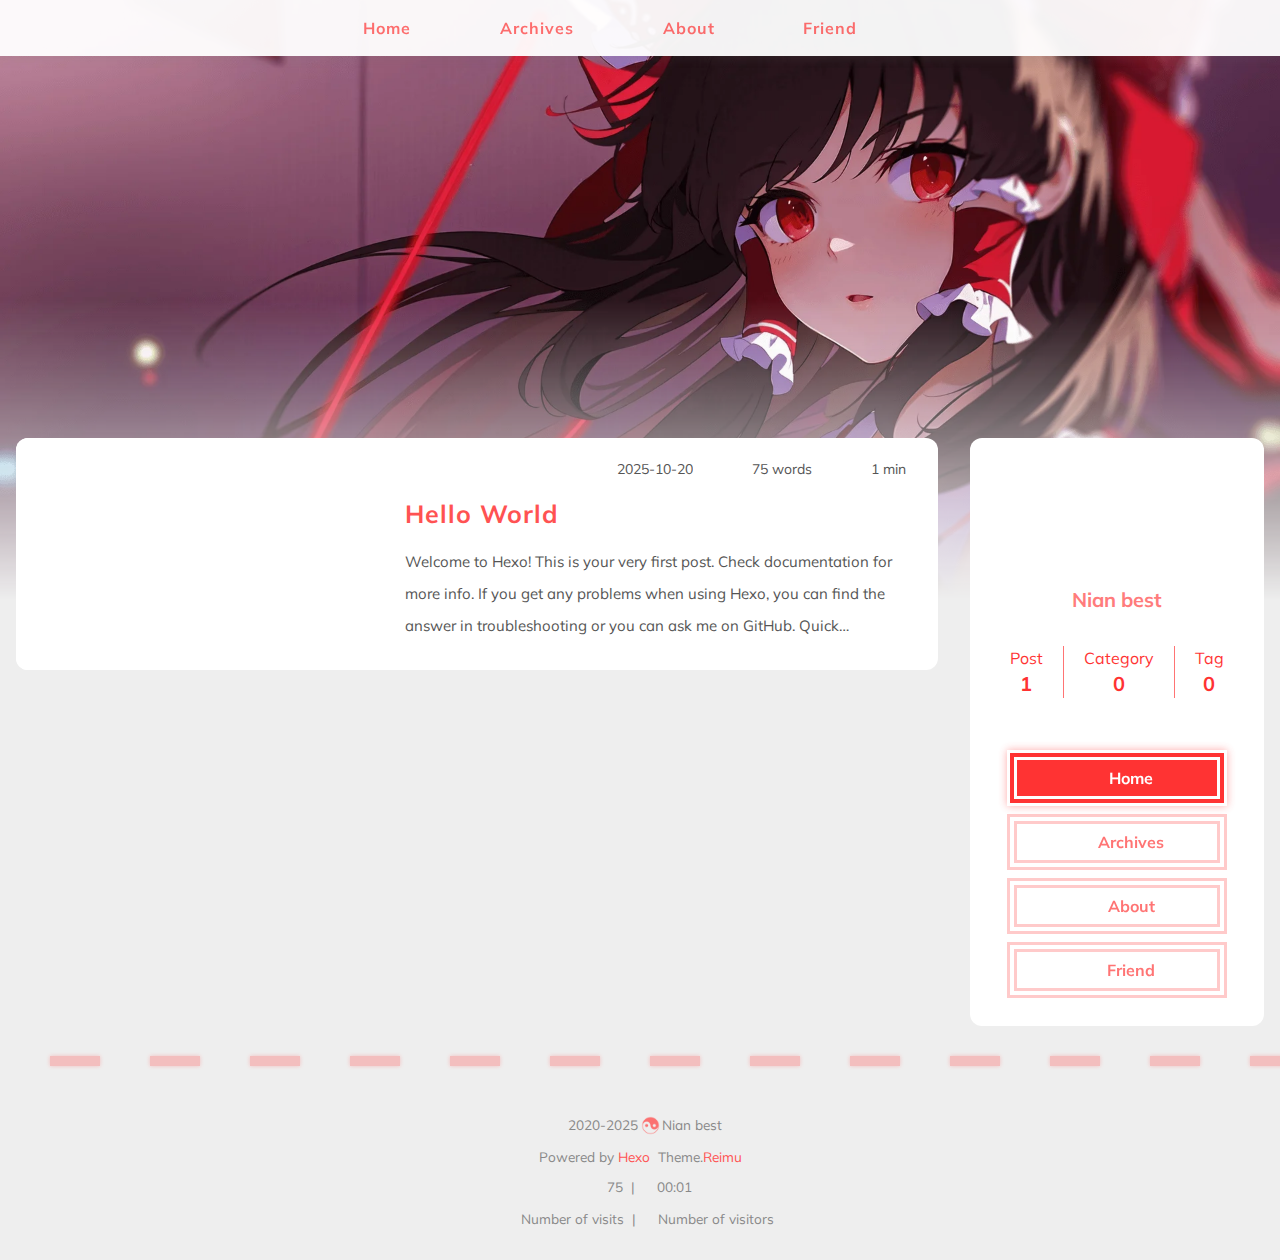
<file: index.html>
<!DOCTYPE html>
  <html lang="en"  
    
      data-theme-mode="auto"
    
  >
  <head>
  
  <meta charset="utf-8">
  

  

  

  <script>window.REIMU_CONFIG = {};window.REIMU_CONFIG.icon_font = '4552607_4k4bc36ef96';window.REIMU_CONFIG.clipboard_tips = {"success":{"en":"Copy successfully (*^▽^*)"},"fail":{"en":"Copy failed (ﾟ⊿ﾟ)ﾂ"},"copyright":{"enable":false,"count":50,"license_type":"by-nc-sa"}};window.REIMU_CONFIG.clipboard_tips.copyright.content = 'All articles on this blog are licensed under the BY-NC-SA license agreement unless otherwise stated. Please indicate the source when reprinting!';window.REIMU_CONFIG.code_block = {"expand":true};window.REIMU_CONFIG.base = 'http://example.com';</script>
  
  <title>
    
    Home of Nianbest
  </title>
  <meta name="viewport" content="width=device-width, initial-scale=1, shrink-to-fit=no">
  
  
    <link rel="preconnect" href="https://fonts.gstatic.com/" crossorigin><link rel="preload" as="style" href="https://fonts.googleapis.com/css?family=Mulish:400,400italic,700,700italic%7CNoto%20Serif%20SC:400,400italic,700,700italic&display=swap"><link rel="stylesheet" href="https://fonts.googleapis.com/css?family=Mulish:400,400italic,700,700italic%7CNoto%20Serif%20SC:400,400italic,700,700italic&display=swap" media="print" onload="this.media&#x3D;&#39;all&#39;">
  
  
    <link rel="preload" href="//at.alicdn.com/t/c/font_4552607_4k4bc36ef96.woff2" as="font" type="font/woff2" crossorigin="anonymous">
  
  
    
<link rel="stylesheet" href="/css/loader.css">

  
  
    <meta property="og:type" content="website">
<meta property="og:title" content="Hexo">
<meta property="og:url" content="http://example.com/index.html">
<meta property="og:site_name" content="Hexo">
<meta property="og:locale" content="en_US">
<meta property="og:image" content="http://example.com/images/banner.webp">
<meta property="article:author" content="John Doe">
<meta name="twitter:card" content="summary">
<meta name="twitter:image" content="http://example.com/images/banner.webp">
  
  
    <link rel="alternate" href="/atom.xml" title="Hexo" type="application/atom+xml">
  
  
    <link rel="shortcut icon" href="/images/favicon.ico">
  
  
<link rel="stylesheet" href="/css/style.css">

  <link rel="preload" as="style" onload="this.onload&#x3D;null;this.rel&#x3D;&#39;stylesheet&#39;" href="https://npm.webcache.cn/photoswipe@5.4.4/dist/photoswipe.css" integrity="sha384-IfxC36XL&#x2F;toUyJ939C73PcgMuRzAZuIzZxE38drsmO5p6jD7ei+Zx&#x2F;1oA&#x2F;0l8ysE" crossorigin="anonymous">
  
  
  
  
    
<script src="https://npm.webcache.cn/pace-js@1.2.4/pace.min.js" integrity="sha384-k6YtvFUEIuEFBdrLKJ3YAUbBki333tj1CSUisai5Cswsg9wcLNaPzsTHDswp4Az8" crossorigin="anonymous"></script>

  
  
    
<link rel="stylesheet" href="https://npm.webcache.cn/@reimujs/aos@0.1.2/dist/aos.css" integrity="sha384-GMRP93c6Hkz9JVKGAuRR3nTS7M07RwPgTFenXiosjq2VbVgvdDNcz1g6Mkj8AONa" crossorigin="anonymous">

  
  
  
<meta name="generator" content="Hexo 8.0.0"></head>

  <body>
    
    
  <div id='loader'>
    <div class="loading-left-bg loading-bg"></div>
    <div class="loading-right-bg loading-bg"></div>
    <div class="spinner-box">
      <div class="loading-taichi rotate">
        
          <svg width="150" height="150" viewBox="0 0 1024 1024" class="icon" version="1.1" xmlns="https://www.w3.org/2000/svg" shape-rendering="geometricPrecision">
            <path d="M303.5 432A80 80 0 0 1 291.5 592A80 80 0 0 1 303.5 432z" fill="var(--red-1, #ff5252)" />
            <path d="M512 65A447 447 0 0 1 512 959L512 929A417 417 0 0 0 512 95A417 417 0 0 0 512 929L512 959A447 447 0 0 1 512 65z 
           M512 95A417 417 0 0 1 929 512A208.5 208.5 0 0 1 720.5 720.5L720.5 592A80 80 0 0 0 720.5 432A80 80 0 0 0 720.5 592L720.5 720.5A208.5 208.5 0 0 1 512 512A208.5 208.5 0 0 0 303.5 303.5A208.5 208.5 0 0 0 95 512A417 417 0 0 1 512 95z" fill="var(--red-1, #ff5252)" />
          </svg>
        
      </div>
      
      
        
      
      <div class="loading-word">Loading...</div>
    </div>
  </div>
  </div>
  <script>
    var time = null;
    var loaderEl = document.getElementById('loader');
    var startLoading = () => {
      time = Date.now();
      loaderEl.classList.remove("loading");
    }
    var hideLoader = () => {
      document.body.style.overflow = 'auto';
      loader.classList.add('loading');
    };

    var endLoading = () => {
      if (!time) {
        hideLoader();
      } else {
        if (Date.now() - time > 500) {
          time = null;
          hideLoader();
        } else {
          setTimeout(endLoading, 500 - (Date.now() - time));
          time = null;
        }
      }
    }
    window.addEventListener('DOMContentLoaded', endLoading);
    loaderEl.addEventListener('click', endLoading);
  </script>

<div id="copy-tooltip"></div>
<div id="heatmap-tooltip"></div>


    <div id="container">
      <div id="wrap">
        <div id="header-nav">
  <nav id="main-nav" aria-label="Primary navigation">
    
      
        <a class="main-nav-link-wrap" href="/">
          <div class="main-nav-icon icon rotate">
             
              &#xe62b;
             
          </div>
          <span class="main-nav-link">Home</span>
        </span>
      
        <a class="main-nav-link-wrap" href="/archives">
          <div class="main-nav-icon icon rotate">
             
              &#xe62b;
             
          </div>
          <span class="main-nav-link">Archives</span>
        </span>
      
        <a class="main-nav-link-wrap" href="/about">
          <div class="main-nav-icon icon rotate">
             
              &#xe62b;
             
          </div>
          <span class="main-nav-link">About</span>
        </span>
      
        <a class="main-nav-link-wrap" href="/friend">
          <div class="main-nav-icon icon rotate">
             
              &#xe62b;
             
          </div>
          <span class="main-nav-link">Friend</span>
        </span>
      
    
    <a id="main-nav-toggle" class="nav-icon" aria-label="Toggle navigation" role="button"></a>
  </nav>
  <nav id="sub-nav" aria-label="Secondary navigation">
    
      <a id="nav-rss-link" class="nav-icon" href="/atom.xml" title="RSS Feed" aria-label="RSS Feed" target="_blank"></a>
    
    
  </nav>
  
  
</div>
<header id="header" aria-label="Site header">
  
    
      <picture>
        
      </picture>
      
        <img  fetchpriority="high" src="/images/banner.webp" alt="">
      
    
  
  <div id="header-outer">
    <div id="header-title">
      
        
        
          <span id="logo">
            <h1 data-aos="slide-up">Home of Nianbest</h1>
          </span>
        
      
      
        
        <h2 id="subtitle-wrap" data-aos="slide-down">
          
        </h2>
      
    </div>
  </div>
</header>

        <div id="content" aria-label="Page content"  class="sidebar-right" >
          <aside id="sidebar" aria-label="Sidebar">
  
  <div class="sidebar-wrapper-container ">
  
    
    
  
 
  <div class="sidebar-wrapper">
    <div class="sidebar-wrap" data-aos="fade-up">
      
        <div class="sidebar-author">
  <img data-src="https://github.com/Nianbest01/nianbest01.github.io/blob/main/images/wallpaper.webp" data-sizes="auto" alt="Nian best" class="lazyload">
  <div class="sidebar-author-name">Nian best</div>
  <div class="sidebar-description"></div>
</div>
<div class="sidebar-state">
  <div class="sidebar-state-article">
    <div>Post</div>
    <div class="sidebar-state-number">1</div>
  </div>
  <div class="sidebar-state-category">
    <div>Category</div>
    <div class="sidebar-state-number">0</div>
  </div>
  <div class="sidebar-state-tag">
    <div>Tag</div>
    <div class="sidebar-state-number">0</div>
  </div>
</div>
<div class="sidebar-social">
  
</div>
<div class="sidebar-menu">
  
    
      <div class="sidebar-menu-link-wrap">
        <a class="sidebar-menu-link-dummy" href="/" aria-label="Home"></a>
        <div class="sidebar-menu-icon icon rotate">
          
            &#xe62b;
          
        </div>
        <div class="sidebar-menu-link">Home</div>
      </div>
    
      <div class="sidebar-menu-link-wrap">
        <a class="sidebar-menu-link-dummy" href="/archives" aria-label="Archives"></a>
        <div class="sidebar-menu-icon icon rotate">
          
            &#xe62b;
          
        </div>
        <div class="sidebar-menu-link">Archives</div>
      </div>
    
      <div class="sidebar-menu-link-wrap">
        <a class="sidebar-menu-link-dummy" href="/about" aria-label="About"></a>
        <div class="sidebar-menu-icon icon rotate">
          
            &#xe62b;
          
        </div>
        <div class="sidebar-menu-link">About</div>
      </div>
    
      <div class="sidebar-menu-link-wrap">
        <a class="sidebar-menu-link-dummy" href="/friend" aria-label="Friend"></a>
        <div class="sidebar-menu-icon icon rotate">
          
            &#xe62b;
          
        </div>
        <div class="sidebar-menu-link">Friend</div>
      </div>
    
  
</div>

      
      
    </div>
  </div>
  
  <div class="sidebar-widget">
  
  </div>
  
  </div>
  
</aside>

          <section id="main" aria-label="Main content">
  
  
    
    
      <div class="post-wrapper">
  <div class="post-wrap left" data-aos="fade-up">
    
      <a class="post-link" href="/2025/10/20/hello-world/" aria-label="Hello World" title="Hello World"></a>
    
    
    <div class="post-cover left">
      
        
        
          <img data-src="/images/banner.webp" data-sizes="auto" alt="Hello World" class="lazyload">
        
      
    </div>
    <div class="post-info">
      <div class="post-meta">
        <span><span class="icon-calendar"></span>2025-10-20</span>
        
        <span><span class="icon-pencil"></span>75 words</span>
        <span><span class="icon-clock"></span>1 min</span>
      </div>
      <h2 class="post-title">Hello World</h2>
      <article class="post-article">
        
          Welcome to Hexo! This is your very first post. Check documentation for more info. If you get any problems when using Hexo, you can find the answer in troubleshooting or you can ask me on GitHub.
Quick StartCreate a new post1$ hexo new &amp;quot;My New Post&amp;quot;

More info: Writing
Run server1$ hexo ser
        
      </article>
    </div>
  </div>
</div>
      
    
  



</section>
        </div>
        <footer id="footer" aria-label="Site footer">
  <div style="width: 100%; overflow: hidden">
    <div class="footer-line"></div>
  </div>
  <div id="footer-info">
    
    <div>
      <span class="icon-copyright"></span>
      
      
      
        2020-2025
      
      <span class="footer-info-sep rotate"></span>
      Nian best
    </div>
    
      <div>
        Powered by&nbsp;<a href="https://hexo.io/" rel="noopener nofollow noreferrer" target="_blank">Hexo</a>&nbsp;
        Theme.<a href="https://github.com/D-Sketon/hexo-theme-reimu" rel="noopener nofollow noreferrer" target="_blank">Reimu</a>
      </div>
    
    
      <div>
        <span class="icon-brush"></span>
        75
        &nbsp;|&nbsp;
        <span class="icon-coffee"></span>
        00:01
      </div>
    
    
    
    
    
      <div>
        <span class="icon-eye"></span>
        <span id="busuanzi_container_site_pv">Number of visits&nbsp;<span id="busuanzi_value_site_pv"></span></span>
        &nbsp;|&nbsp;
        <span class="icon-user"></span>
        <span id="busuanzi_container_site_uv">Number of visitors&nbsp;<span id="busuanzi_value_site_uv"></span></span>
      </div>
    
  </div>
</footer>

        
          <div class="sidebar-top">
            <div class="sidebar-top-taichi rotate"></div>
            <div class="arrow-up"></div>
          </div>
        
        <div id="mask" class="hide"></div>
      </div>
      <nav id="mobile-nav" aria-label="Mobile navigation">
  <div class="sidebar-wrap">
    
      <div class="sidebar-author">
  <img data-src="/avatar/avatar.webp" data-sizes="auto" alt="John Doe" class="lazyload">
  <div class="sidebar-author-name">John Doe</div>
  <div class="sidebar-description"></div>
</div>
<div class="sidebar-state">
  <div class="sidebar-state-article">
    <div>Post</div>
    <div class="sidebar-state-number">1</div>
  </div>
  <div class="sidebar-state-category">
    <div>Category</div>
    <div class="sidebar-state-number">0</div>
  </div>
  <div class="sidebar-state-tag">
    <div>Tag</div>
    <div class="sidebar-state-number">0</div>
  </div>
</div>
<div class="sidebar-social">
  
</div>
<div class="sidebar-menu">
  
    
      <div class="sidebar-menu-link-wrap">
        <a class="sidebar-menu-link-dummy" href="/" aria-label="Home"></a>
        <div class="sidebar-menu-icon icon rotate">
          
            &#xe62b;
          
        </div>
        <div class="sidebar-menu-link">Home</div>
      </div>
    
      <div class="sidebar-menu-link-wrap">
        <a class="sidebar-menu-link-dummy" href="/archives" aria-label="Archives"></a>
        <div class="sidebar-menu-icon icon rotate">
          
            &#xe62b;
          
        </div>
        <div class="sidebar-menu-link">Archives</div>
      </div>
    
      <div class="sidebar-menu-link-wrap">
        <a class="sidebar-menu-link-dummy" href="/about" aria-label="About"></a>
        <div class="sidebar-menu-icon icon rotate">
          
            &#xe62b;
          
        </div>
        <div class="sidebar-menu-link">About</div>
      </div>
    
      <div class="sidebar-menu-link-wrap">
        <a class="sidebar-menu-link-dummy" href="/friend" aria-label="Friend"></a>
        <div class="sidebar-menu-icon icon rotate">
          
            &#xe62b;
          
        </div>
        <div class="sidebar-menu-link">Friend</div>
      </div>
    
  
</div>

    
  </div>
  
</nav>

    </div>
    
    
    
    
<script src="https://npm.webcache.cn/lazysizes@5.3.2/lazysizes.min.js" integrity="sha384-3gT&#x2F;vsepWkfz&#x2F;ff7PpWNUeMzeWoH3cDhm&#x2F;A8jM7ouoAK0&#x2F;fP&#x2F;9bcHHR5kHq2nf+e" crossorigin="anonymous"></script>


<script src="https://npm.webcache.cn/clipboard@2.0.11/dist/clipboard.min.js" integrity="sha384-J08i8An&#x2F;QeARD9ExYpvphB8BsyOj3Gh2TSh1aLINKO3L0cMSH2dN3E22zFoXEi0Q" crossorigin="anonymous"></script>





<script src="/js/script.js"></script>



  
<script src="/js/aos.js"></script>

  <script>
    var aosInit = () => {
      AOS.init({
        duration: 1000,
        easing: "ease",
        once: true,
        offset: 50,
      });
    };
    if (document.readyState === 'loading') {
      document.addEventListener('DOMContentLoaded', aosInit);
    } else {
      aosInit();
    }
  </script>



<script src="/js/pjax_script.js" data-pjax></script>







  
<script src="https://npm.webcache.cn/mouse-firework@0.1.1/dist/index.umd.js" integrity="sha384-8LyaidD9GPxQQgLJO&#x2F;WRw&#x2F;O2h3BoNq&#x2F;ApI&#x2F;ecpvM6RsrCz2qP2ppBXUKihP4V&#x2F;2d" crossorigin="anonymous"></script>

  <script>
    window.firework && window.firework(JSON.parse('{"excludeElements":["a","button"],"particles":[{"shape":"circle","move":["emit"],"easing":"easeOutExpo","colors":["var(--red-1)","var(--red-2)","var(--red-3)","var(--red-4)"],"number":20,"duration":[1200,1800],"shapeOptions":{"radius":[16,32],"alpha":[0.3,0.5]}},{"shape":"circle","move":["diffuse"],"easing":"easeOutExpo","colors":["var(--red-0)"],"number":1,"duration":[1200,1800],"shapeOptions":{"radius":20,"alpha":[0.2,0.5],"lineWidth":6}}]}'))
  </script>










<div id="lazy-script">
  <div>
       
    
    
      
    
    
  </div>
</div>


  <script>
    console.log(String.raw`%c 
 ______     ______     __     __    __     __  __    
/\  == \   /\  ___\   /\ \   /\ "-./  \   /\ \/\ \   
\ \  __<   \ \  __\   \ \ \  \ \ \-./\ \  \ \ \_\ \  
 \ \_\ \_\  \ \_____\  \ \_\  \ \_\ \ \_\  \ \_____\ 
  \/_/ /_/   \/_____/   \/_/   \/_/  \/_/   \/_____/ 
                                                  
`,'color: #ff5252;')
    console.log('%c Theme.Reimu v' + '1.10.2' + ' %c https://github.com/D-Sketon/hexo-theme-reimu ', 'color: white; background: #ff5252; padding:5px 0;', 'padding:4px;border:1px solid #ff5252;')
  </script>
  



  
<script src="https://npm.webcache.cn/busuanzi@2.3.0/bsz.pure.mini.js" integrity="sha384-0M75wtSkhjIInv4coYlaJU83+OypaRCIq2SukQVQX04eGTCBXJDuWAbJet56id+S" crossorigin="anonymous" async></script>




<script>
  if ('serviceWorker' in navigator) {
    navigator.serviceWorker.getRegistrations().then((registrations) => {
      for (let registration of registrations) {
        registration.unregister();
      }
    });
  }
</script>









    
  </body>
  </html>
</file>
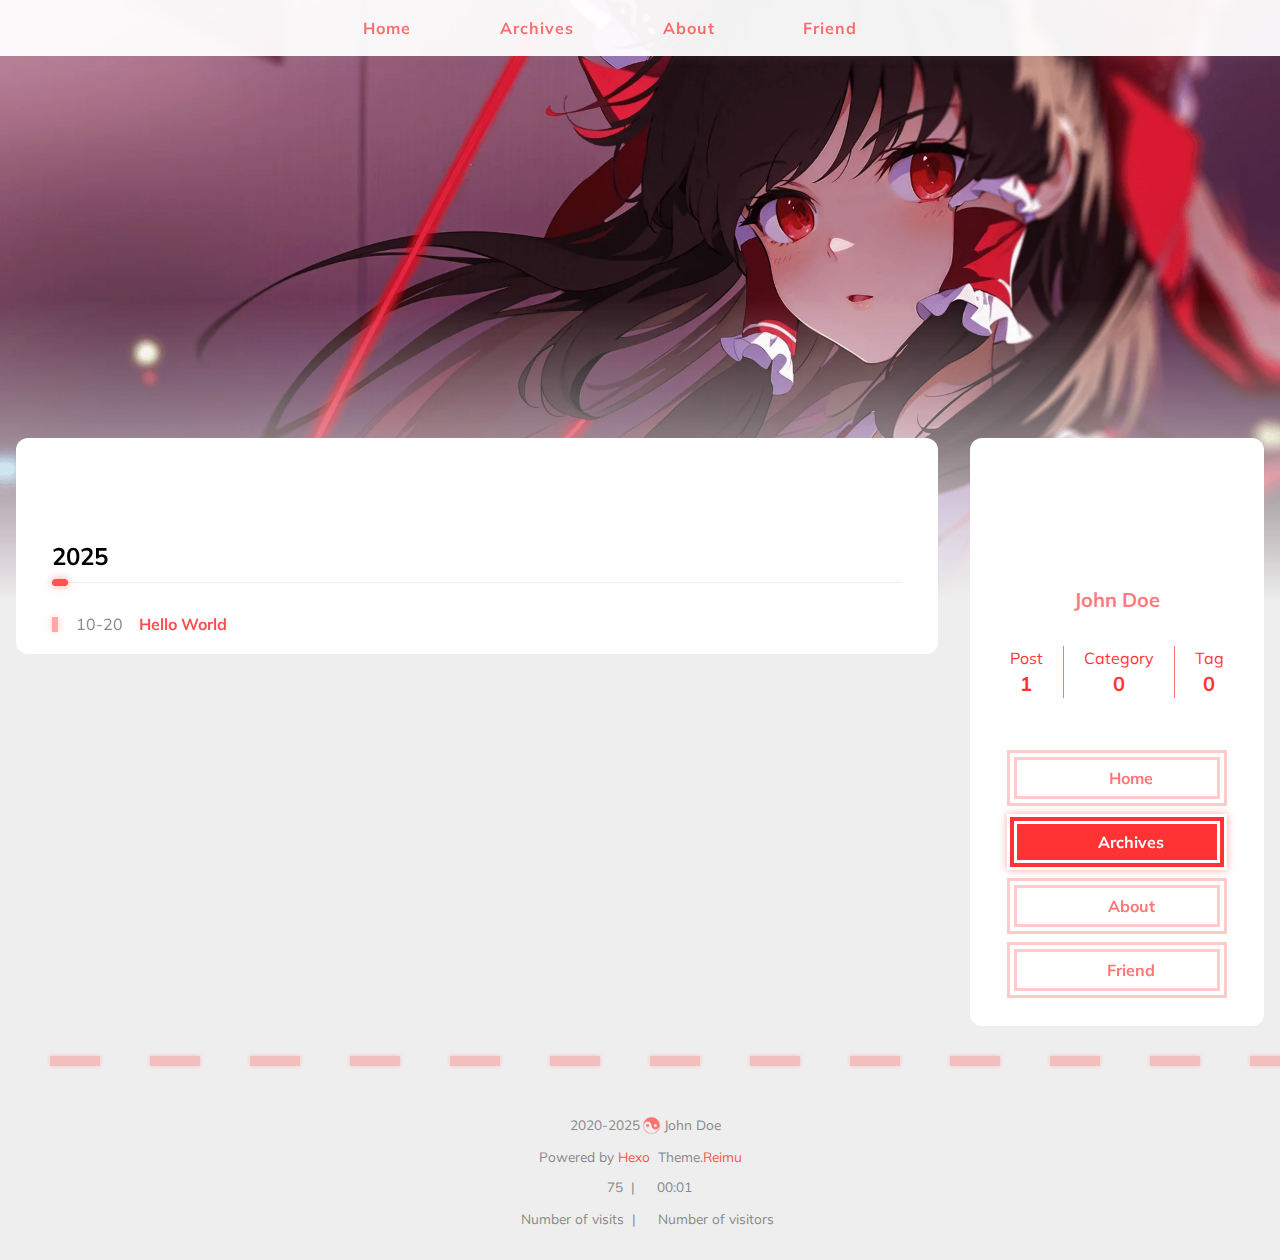
<file: archives/index.html>
<!DOCTYPE html>
  <html lang="en"  
    
      data-theme-mode="auto"
    
  >
  <head>
  
  <meta charset="utf-8">
  

  

  

  <script>window.REIMU_CONFIG = {};window.REIMU_CONFIG.icon_font = '4552607_4k4bc36ef96';window.REIMU_CONFIG.clipboard_tips = {"success":{"en":"Copy successfully (*^▽^*)"},"fail":{"en":"Copy failed (ﾟ⊿ﾟ)ﾂ"},"copyright":{"enable":false,"count":50,"license_type":"by-nc-sa"}};window.REIMU_CONFIG.clipboard_tips.copyright.content = 'All articles on this blog are licensed under the BY-NC-SA license agreement unless otherwise stated. Please indicate the source when reprinting!';window.REIMU_CONFIG.code_block = {"expand":true};window.REIMU_CONFIG.base = 'http://example.com';</script>
  
  <title>
    Archives |
    
    Hexo
  </title>
  <meta name="viewport" content="width=device-width, initial-scale=1, shrink-to-fit=no">
  
  
    <link rel="preconnect" href="https://fonts.gstatic.com/" crossorigin><link rel="preload" as="style" href="https://fonts.googleapis.com/css?family=Mulish:400,400italic,700,700italic%7CNoto%20Serif%20SC:400,400italic,700,700italic&display=swap"><link rel="stylesheet" href="https://fonts.googleapis.com/css?family=Mulish:400,400italic,700,700italic%7CNoto%20Serif%20SC:400,400italic,700,700italic&display=swap" media="print" onload="this.media&#x3D;&#39;all&#39;">
  
  
    <link rel="preload" href="//at.alicdn.com/t/c/font_4552607_4k4bc36ef96.woff2" as="font" type="font/woff2" crossorigin="anonymous">
  
  
    
<link rel="stylesheet" href="/css/loader.css">

  
  
    <meta property="og:type" content="website">
<meta property="og:title" content="Hexo">
<meta property="og:url" content="http://example.com/archives/index.html">
<meta property="og:site_name" content="Hexo">
<meta property="og:locale" content="en_US">
<meta property="og:image" content="http://example.com/images/banner.webp">
<meta property="article:author" content="John Doe">
<meta name="twitter:card" content="summary">
<meta name="twitter:image" content="http://example.com/images/banner.webp">
  
  
    <link rel="alternate" href="/atom.xml" title="Hexo" type="application/atom+xml">
  
  
    <link rel="shortcut icon" href="/images/favicon.ico">
  
  
<link rel="stylesheet" href="/css/style.css">

  <link rel="preload" as="style" onload="this.onload&#x3D;null;this.rel&#x3D;&#39;stylesheet&#39;" href="https://npm.webcache.cn/photoswipe@5.4.4/dist/photoswipe.css" integrity="sha384-IfxC36XL&#x2F;toUyJ939C73PcgMuRzAZuIzZxE38drsmO5p6jD7ei+Zx&#x2F;1oA&#x2F;0l8ysE" crossorigin="anonymous">
  
  
  
  
    
<script src="https://npm.webcache.cn/pace-js@1.2.4/pace.min.js" integrity="sha384-k6YtvFUEIuEFBdrLKJ3YAUbBki333tj1CSUisai5Cswsg9wcLNaPzsTHDswp4Az8" crossorigin="anonymous"></script>

  
  
    
<link rel="stylesheet" href="https://npm.webcache.cn/@reimujs/aos@0.1.2/dist/aos.css" integrity="sha384-GMRP93c6Hkz9JVKGAuRR3nTS7M07RwPgTFenXiosjq2VbVgvdDNcz1g6Mkj8AONa" crossorigin="anonymous">

  
  
  
<meta name="generator" content="Hexo 8.0.0"></head>

  <body>
    
    
  <div id='loader'>
    <div class="loading-left-bg loading-bg"></div>
    <div class="loading-right-bg loading-bg"></div>
    <div class="spinner-box">
      <div class="loading-taichi rotate">
        
          <svg width="150" height="150" viewBox="0 0 1024 1024" class="icon" version="1.1" xmlns="https://www.w3.org/2000/svg" shape-rendering="geometricPrecision">
            <path d="M303.5 432A80 80 0 0 1 291.5 592A80 80 0 0 1 303.5 432z" fill="var(--red-1, #ff5252)" />
            <path d="M512 65A447 447 0 0 1 512 959L512 929A417 417 0 0 0 512 95A417 417 0 0 0 512 929L512 959A447 447 0 0 1 512 65z 
           M512 95A417 417 0 0 1 929 512A208.5 208.5 0 0 1 720.5 720.5L720.5 592A80 80 0 0 0 720.5 432A80 80 0 0 0 720.5 592L720.5 720.5A208.5 208.5 0 0 1 512 512A208.5 208.5 0 0 0 303.5 303.5A208.5 208.5 0 0 0 95 512A417 417 0 0 1 512 95z" fill="var(--red-1, #ff5252)" />
          </svg>
        
      </div>
      
      
        
      
      <div class="loading-word">Loading...</div>
    </div>
  </div>
  </div>
  <script>
    var time = null;
    var loaderEl = document.getElementById('loader');
    var startLoading = () => {
      time = Date.now();
      loaderEl.classList.remove("loading");
    }
    var hideLoader = () => {
      document.body.style.overflow = 'auto';
      loader.classList.add('loading');
    };

    var endLoading = () => {
      if (!time) {
        hideLoader();
      } else {
        if (Date.now() - time > 500) {
          time = null;
          hideLoader();
        } else {
          setTimeout(endLoading, 500 - (Date.now() - time));
          time = null;
        }
      }
    }
    window.addEventListener('DOMContentLoaded', endLoading);
    loaderEl.addEventListener('click', endLoading);
  </script>

<div id="copy-tooltip"></div>
<div id="heatmap-tooltip"></div>


    <div id="container">
      <div id="wrap">
        <div id="header-nav">
  <nav id="main-nav" aria-label="Primary navigation">
    
      
        <a class="main-nav-link-wrap" href="/">
          <div class="main-nav-icon icon rotate">
             
              &#xe62b;
             
          </div>
          <span class="main-nav-link">Home</span>
        </span>
      
        <a class="main-nav-link-wrap" href="/archives">
          <div class="main-nav-icon icon rotate">
             
              &#xe62b;
             
          </div>
          <span class="main-nav-link">Archives</span>
        </span>
      
        <a class="main-nav-link-wrap" href="/about">
          <div class="main-nav-icon icon rotate">
             
              &#xe62b;
             
          </div>
          <span class="main-nav-link">About</span>
        </span>
      
        <a class="main-nav-link-wrap" href="/friend">
          <div class="main-nav-icon icon rotate">
             
              &#xe62b;
             
          </div>
          <span class="main-nav-link">Friend</span>
        </span>
      
    
    <a id="main-nav-toggle" class="nav-icon" aria-label="Toggle navigation" role="button"></a>
  </nav>
  <nav id="sub-nav" aria-label="Secondary navigation">
    
      <a id="nav-rss-link" class="nav-icon" href="/atom.xml" title="RSS Feed" aria-label="RSS Feed" target="_blank"></a>
    
    
  </nav>
  
  
</div>
<header id="header" aria-label="Site header">
  
    
      <picture>
        
      </picture>
      
        <img  fetchpriority="high" src="/images/banner.webp" alt="">
      
    
  
  <div id="header-outer">
    <div id="header-title">
      
        
        
          <span id="logo">
            <h1 data-aos="slide-up">Archives</h1>
          </span>
        
      
      
        
        <h2 id="subtitle-wrap" data-aos="slide-down">
          
        </h2>
      
    </div>
  </div>
</header>

        <div id="content" aria-label="Page content"  class="sidebar-right" >
          <aside id="sidebar" aria-label="Sidebar">
  
  <div class="sidebar-wrapper-container ">
  
    
    
  
 
  <div class="sidebar-wrapper">
    <div class="sidebar-wrap" data-aos="fade-up">
      
        <div class="sidebar-author">
  <img data-src="/avatar/avatar.webp" data-sizes="auto" alt="John Doe" class="lazyload">
  <div class="sidebar-author-name">John Doe</div>
  <div class="sidebar-description"></div>
</div>
<div class="sidebar-state">
  <div class="sidebar-state-article">
    <div>Post</div>
    <div class="sidebar-state-number">1</div>
  </div>
  <div class="sidebar-state-category">
    <div>Category</div>
    <div class="sidebar-state-number">0</div>
  </div>
  <div class="sidebar-state-tag">
    <div>Tag</div>
    <div class="sidebar-state-number">0</div>
  </div>
</div>
<div class="sidebar-social">
  
</div>
<div class="sidebar-menu">
  
    
      <div class="sidebar-menu-link-wrap">
        <a class="sidebar-menu-link-dummy" href="/" aria-label="Home"></a>
        <div class="sidebar-menu-icon icon rotate">
          
            &#xe62b;
          
        </div>
        <div class="sidebar-menu-link">Home</div>
      </div>
    
      <div class="sidebar-menu-link-wrap">
        <a class="sidebar-menu-link-dummy" href="/archives" aria-label="Archives"></a>
        <div class="sidebar-menu-icon icon rotate">
          
            &#xe62b;
          
        </div>
        <div class="sidebar-menu-link">Archives</div>
      </div>
    
      <div class="sidebar-menu-link-wrap">
        <a class="sidebar-menu-link-dummy" href="/about" aria-label="About"></a>
        <div class="sidebar-menu-icon icon rotate">
          
            &#xe62b;
          
        </div>
        <div class="sidebar-menu-link">About</div>
      </div>
    
      <div class="sidebar-menu-link-wrap">
        <a class="sidebar-menu-link-dummy" href="/friend" aria-label="Friend"></a>
        <div class="sidebar-menu-icon icon rotate">
          
            &#xe62b;
          
        </div>
        <div class="sidebar-menu-link">Friend</div>
      </div>
    
  
</div>

      
      
    </div>
  </div>
  
  <div class="sidebar-widget">
  
  </div>
  
  </div>
  
</aside>

          <section id="main" aria-label="Main content">
<div class="archives-outer-wrap" data-aos="fade-up">
  
    <div class="tag-wrap">
  
</div>
<div class="category-wrap">
  
</div>
  
  
    
    
    
      
      
        
        
        <section class="archives-wrap" data-aos="fade-up">
          <div class="archive-year-wrap">
            <a href="/archives/2025" class="archive-year">2025</a>
          </div>
          <ul>
            
            <li class="archive-article">
  <div class="archive-article-date">
    <span>
      <time class="dt-published" datetime="2025-10-20T12:23:01.728Z" itemprop="datePublished">10-20</time>
    </span>
  </div>
  
    <a class="archive-article-title" href="/2025/10/20/hello-world/">Hello World</a>
  
</li>

            
            
          </ul>
        </section>
    
  
  </div>



</section>
        </div>
        <footer id="footer" aria-label="Site footer">
  <div style="width: 100%; overflow: hidden">
    <div class="footer-line"></div>
  </div>
  <div id="footer-info">
    
    <div>
      <span class="icon-copyright"></span>
      
      
      
        2020-2025
      
      <span class="footer-info-sep rotate"></span>
      John Doe
    </div>
    
      <div>
        Powered by&nbsp;<a href="https://hexo.io/" rel="noopener nofollow noreferrer" target="_blank">Hexo</a>&nbsp;
        Theme.<a href="https://github.com/D-Sketon/hexo-theme-reimu" rel="noopener nofollow noreferrer" target="_blank">Reimu</a>
      </div>
    
    
      <div>
        <span class="icon-brush"></span>
        75
        &nbsp;|&nbsp;
        <span class="icon-coffee"></span>
        00:01
      </div>
    
    
    
    
    
      <div>
        <span class="icon-eye"></span>
        <span id="busuanzi_container_site_pv">Number of visits&nbsp;<span id="busuanzi_value_site_pv"></span></span>
        &nbsp;|&nbsp;
        <span class="icon-user"></span>
        <span id="busuanzi_container_site_uv">Number of visitors&nbsp;<span id="busuanzi_value_site_uv"></span></span>
      </div>
    
  </div>
</footer>

        
          <div class="sidebar-top">
            <div class="sidebar-top-taichi rotate"></div>
            <div class="arrow-up"></div>
          </div>
        
        <div id="mask" class="hide"></div>
      </div>
      <nav id="mobile-nav" aria-label="Mobile navigation">
  <div class="sidebar-wrap">
    
      <div class="sidebar-author">
  <img data-src="/avatar/avatar.webp" data-sizes="auto" alt="John Doe" class="lazyload">
  <div class="sidebar-author-name">John Doe</div>
  <div class="sidebar-description"></div>
</div>
<div class="sidebar-state">
  <div class="sidebar-state-article">
    <div>Post</div>
    <div class="sidebar-state-number">1</div>
  </div>
  <div class="sidebar-state-category">
    <div>Category</div>
    <div class="sidebar-state-number">0</div>
  </div>
  <div class="sidebar-state-tag">
    <div>Tag</div>
    <div class="sidebar-state-number">0</div>
  </div>
</div>
<div class="sidebar-social">
  
</div>
<div class="sidebar-menu">
  
    
      <div class="sidebar-menu-link-wrap">
        <a class="sidebar-menu-link-dummy" href="/" aria-label="Home"></a>
        <div class="sidebar-menu-icon icon rotate">
          
            &#xe62b;
          
        </div>
        <div class="sidebar-menu-link">Home</div>
      </div>
    
      <div class="sidebar-menu-link-wrap">
        <a class="sidebar-menu-link-dummy" href="/archives" aria-label="Archives"></a>
        <div class="sidebar-menu-icon icon rotate">
          
            &#xe62b;
          
        </div>
        <div class="sidebar-menu-link">Archives</div>
      </div>
    
      <div class="sidebar-menu-link-wrap">
        <a class="sidebar-menu-link-dummy" href="/about" aria-label="About"></a>
        <div class="sidebar-menu-icon icon rotate">
          
            &#xe62b;
          
        </div>
        <div class="sidebar-menu-link">About</div>
      </div>
    
      <div class="sidebar-menu-link-wrap">
        <a class="sidebar-menu-link-dummy" href="/friend" aria-label="Friend"></a>
        <div class="sidebar-menu-icon icon rotate">
          
            &#xe62b;
          
        </div>
        <div class="sidebar-menu-link">Friend</div>
      </div>
    
  
</div>

    
  </div>
  
</nav>

    </div>
    
    
    
    
<script src="https://npm.webcache.cn/lazysizes@5.3.2/lazysizes.min.js" integrity="sha384-3gT&#x2F;vsepWkfz&#x2F;ff7PpWNUeMzeWoH3cDhm&#x2F;A8jM7ouoAK0&#x2F;fP&#x2F;9bcHHR5kHq2nf+e" crossorigin="anonymous"></script>


<script src="https://npm.webcache.cn/clipboard@2.0.11/dist/clipboard.min.js" integrity="sha384-J08i8An&#x2F;QeARD9ExYpvphB8BsyOj3Gh2TSh1aLINKO3L0cMSH2dN3E22zFoXEi0Q" crossorigin="anonymous"></script>





<script src="/js/script.js"></script>



  
<script src="/js/aos.js"></script>

  <script>
    var aosInit = () => {
      AOS.init({
        duration: 1000,
        easing: "ease",
        once: true,
        offset: 50,
      });
    };
    if (document.readyState === 'loading') {
      document.addEventListener('DOMContentLoaded', aosInit);
    } else {
      aosInit();
    }
  </script>



<script src="/js/pjax_script.js" data-pjax></script>







  
<script src="https://npm.webcache.cn/mouse-firework@0.1.1/dist/index.umd.js" integrity="sha384-8LyaidD9GPxQQgLJO&#x2F;WRw&#x2F;O2h3BoNq&#x2F;ApI&#x2F;ecpvM6RsrCz2qP2ppBXUKihP4V&#x2F;2d" crossorigin="anonymous"></script>

  <script>
    window.firework && window.firework(JSON.parse('{"excludeElements":["a","button"],"particles":[{"shape":"circle","move":["emit"],"easing":"easeOutExpo","colors":["var(--red-1)","var(--red-2)","var(--red-3)","var(--red-4)"],"number":20,"duration":[1200,1800],"shapeOptions":{"radius":[16,32],"alpha":[0.3,0.5]}},{"shape":"circle","move":["diffuse"],"easing":"easeOutExpo","colors":["var(--red-0)"],"number":1,"duration":[1200,1800],"shapeOptions":{"radius":20,"alpha":[0.2,0.5],"lineWidth":6}}]}'))
  </script>










<div id="lazy-script">
  <div>
       
    
    
      
    
    
  </div>
</div>


  <script>
    console.log(String.raw`%c 
 ______     ______     __     __    __     __  __    
/\  == \   /\  ___\   /\ \   /\ "-./  \   /\ \/\ \   
\ \  __<   \ \  __\   \ \ \  \ \ \-./\ \  \ \ \_\ \  
 \ \_\ \_\  \ \_____\  \ \_\  \ \_\ \ \_\  \ \_____\ 
  \/_/ /_/   \/_____/   \/_/   \/_/  \/_/   \/_____/ 
                                                  
`,'color: #ff5252;')
    console.log('%c Theme.Reimu v' + '1.10.2' + ' %c https://github.com/D-Sketon/hexo-theme-reimu ', 'color: white; background: #ff5252; padding:5px 0;', 'padding:4px;border:1px solid #ff5252;')
  </script>
  



  
<script src="https://npm.webcache.cn/busuanzi@2.3.0/bsz.pure.mini.js" integrity="sha384-0M75wtSkhjIInv4coYlaJU83+OypaRCIq2SukQVQX04eGTCBXJDuWAbJet56id+S" crossorigin="anonymous" async></script>




<script>
  if ('serviceWorker' in navigator) {
    navigator.serviceWorker.getRegistrations().then((registrations) => {
      for (let registration of registrations) {
        registration.unregister();
      }
    });
  }
</script>









    
  </body>
  </html>
</file>
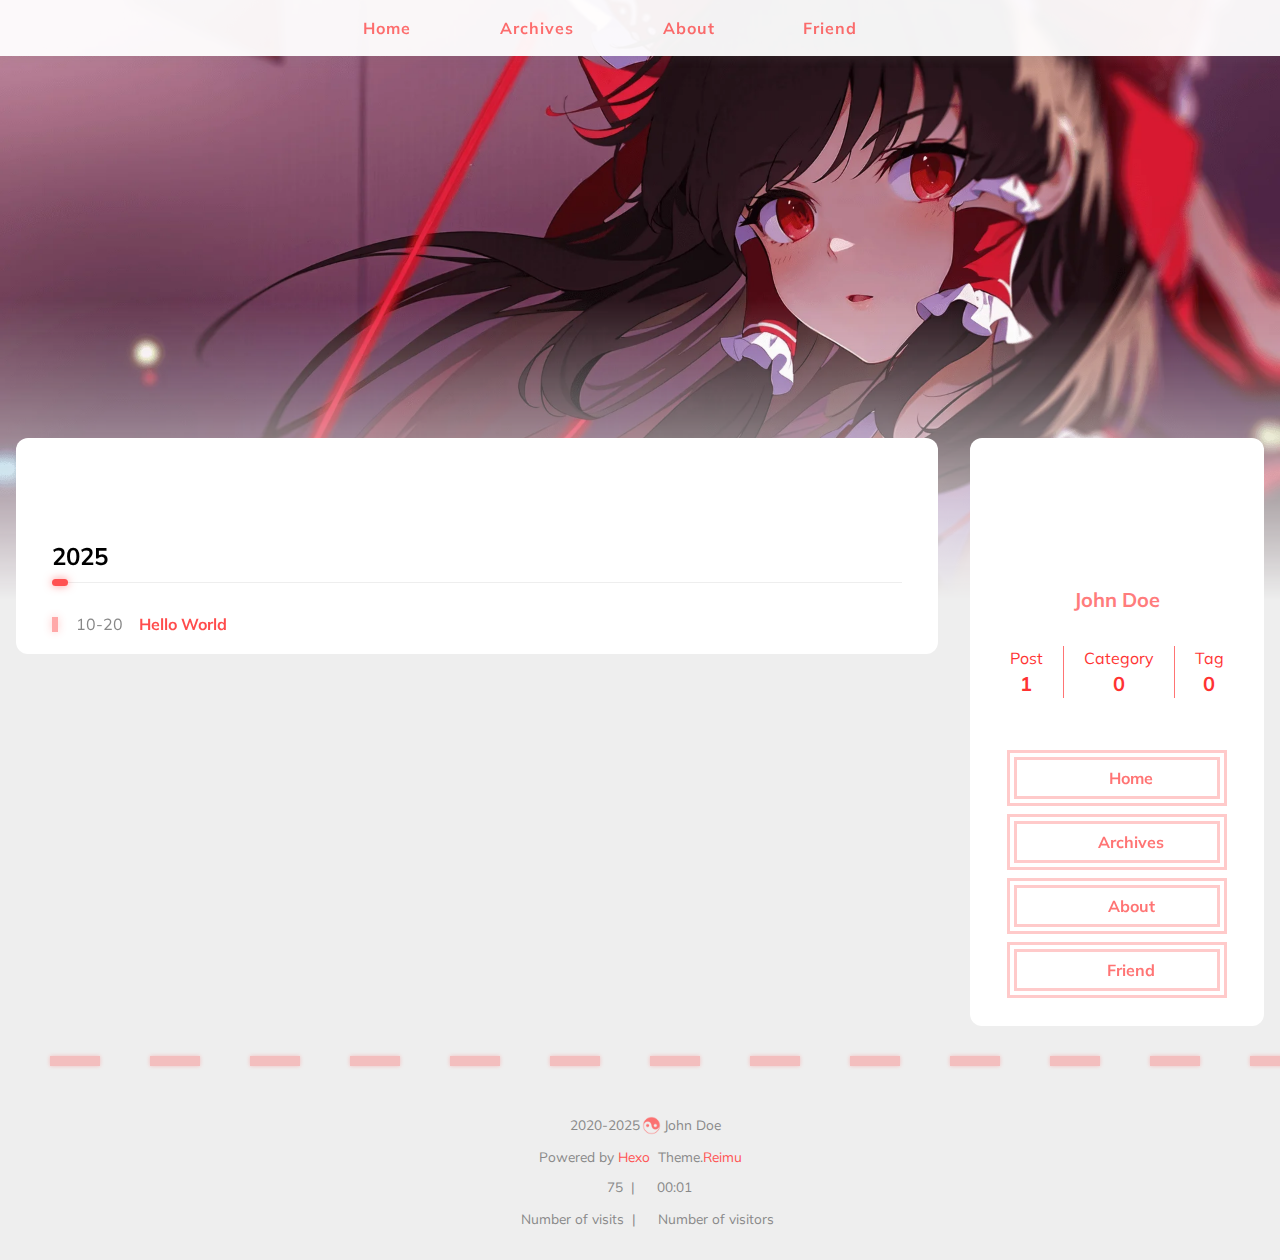
<file: archives/2025/index.html>
<!DOCTYPE html>
  <html lang="en"  
    
      data-theme-mode="auto"
    
  >
  <head>
  
  <meta charset="utf-8">
  

  

  

  <script>window.REIMU_CONFIG = {};window.REIMU_CONFIG.icon_font = '4552607_4k4bc36ef96';window.REIMU_CONFIG.clipboard_tips = {"success":{"en":"Copy successfully (*^▽^*)"},"fail":{"en":"Copy failed (ﾟ⊿ﾟ)ﾂ"},"copyright":{"enable":false,"count":50,"license_type":"by-nc-sa"}};window.REIMU_CONFIG.clipboard_tips.copyright.content = 'All articles on this blog are licensed under the BY-NC-SA license agreement unless otherwise stated. Please indicate the source when reprinting!';window.REIMU_CONFIG.code_block = {"expand":true};window.REIMU_CONFIG.base = 'http://example.com';</script>
  
  <title>
    Archives: 2025 |
    
    Hexo
  </title>
  <meta name="viewport" content="width=device-width, initial-scale=1, shrink-to-fit=no">
  
  
    <link rel="preconnect" href="https://fonts.gstatic.com/" crossorigin><link rel="preload" as="style" href="https://fonts.googleapis.com/css?family=Mulish:400,400italic,700,700italic%7CNoto%20Serif%20SC:400,400italic,700,700italic&display=swap"><link rel="stylesheet" href="https://fonts.googleapis.com/css?family=Mulish:400,400italic,700,700italic%7CNoto%20Serif%20SC:400,400italic,700,700italic&display=swap" media="print" onload="this.media&#x3D;&#39;all&#39;">
  
  
    <link rel="preload" href="//at.alicdn.com/t/c/font_4552607_4k4bc36ef96.woff2" as="font" type="font/woff2" crossorigin="anonymous">
  
  
    
<link rel="stylesheet" href="/css/loader.css">

  
  
    <meta property="og:type" content="website">
<meta property="og:title" content="Hexo">
<meta property="og:url" content="http://example.com/archives/2025/index.html">
<meta property="og:site_name" content="Hexo">
<meta property="og:locale" content="en_US">
<meta property="og:image" content="http://example.com/images/banner.webp">
<meta property="article:author" content="John Doe">
<meta name="twitter:card" content="summary">
<meta name="twitter:image" content="http://example.com/images/banner.webp">
  
  
    <link rel="alternate" href="/atom.xml" title="Hexo" type="application/atom+xml">
  
  
    <link rel="shortcut icon" href="/images/favicon.ico">
  
  
<link rel="stylesheet" href="/css/style.css">

  <link rel="preload" as="style" onload="this.onload&#x3D;null;this.rel&#x3D;&#39;stylesheet&#39;" href="https://npm.webcache.cn/photoswipe@5.4.4/dist/photoswipe.css" integrity="sha384-IfxC36XL&#x2F;toUyJ939C73PcgMuRzAZuIzZxE38drsmO5p6jD7ei+Zx&#x2F;1oA&#x2F;0l8ysE" crossorigin="anonymous">
  
  
  
  
    
<script src="https://npm.webcache.cn/pace-js@1.2.4/pace.min.js" integrity="sha384-k6YtvFUEIuEFBdrLKJ3YAUbBki333tj1CSUisai5Cswsg9wcLNaPzsTHDswp4Az8" crossorigin="anonymous"></script>

  
  
    
<link rel="stylesheet" href="https://npm.webcache.cn/@reimujs/aos@0.1.2/dist/aos.css" integrity="sha384-GMRP93c6Hkz9JVKGAuRR3nTS7M07RwPgTFenXiosjq2VbVgvdDNcz1g6Mkj8AONa" crossorigin="anonymous">

  
  
  
<meta name="generator" content="Hexo 8.0.0"></head>

  <body>
    
    
  <div id='loader'>
    <div class="loading-left-bg loading-bg"></div>
    <div class="loading-right-bg loading-bg"></div>
    <div class="spinner-box">
      <div class="loading-taichi rotate">
        
          <svg width="150" height="150" viewBox="0 0 1024 1024" class="icon" version="1.1" xmlns="https://www.w3.org/2000/svg" shape-rendering="geometricPrecision">
            <path d="M303.5 432A80 80 0 0 1 291.5 592A80 80 0 0 1 303.5 432z" fill="var(--red-1, #ff5252)" />
            <path d="M512 65A447 447 0 0 1 512 959L512 929A417 417 0 0 0 512 95A417 417 0 0 0 512 929L512 959A447 447 0 0 1 512 65z 
           M512 95A417 417 0 0 1 929 512A208.5 208.5 0 0 1 720.5 720.5L720.5 592A80 80 0 0 0 720.5 432A80 80 0 0 0 720.5 592L720.5 720.5A208.5 208.5 0 0 1 512 512A208.5 208.5 0 0 0 303.5 303.5A208.5 208.5 0 0 0 95 512A417 417 0 0 1 512 95z" fill="var(--red-1, #ff5252)" />
          </svg>
        
      </div>
      
      
        
      
      <div class="loading-word">Loading...</div>
    </div>
  </div>
  </div>
  <script>
    var time = null;
    var loaderEl = document.getElementById('loader');
    var startLoading = () => {
      time = Date.now();
      loaderEl.classList.remove("loading");
    }
    var hideLoader = () => {
      document.body.style.overflow = 'auto';
      loader.classList.add('loading');
    };

    var endLoading = () => {
      if (!time) {
        hideLoader();
      } else {
        if (Date.now() - time > 500) {
          time = null;
          hideLoader();
        } else {
          setTimeout(endLoading, 500 - (Date.now() - time));
          time = null;
        }
      }
    }
    window.addEventListener('DOMContentLoaded', endLoading);
    loaderEl.addEventListener('click', endLoading);
  </script>

<div id="copy-tooltip"></div>
<div id="heatmap-tooltip"></div>


    <div id="container">
      <div id="wrap">
        <div id="header-nav">
  <nav id="main-nav" aria-label="Primary navigation">
    
      
        <a class="main-nav-link-wrap" href="/">
          <div class="main-nav-icon icon rotate">
             
              &#xe62b;
             
          </div>
          <span class="main-nav-link">Home</span>
        </span>
      
        <a class="main-nav-link-wrap" href="/archives">
          <div class="main-nav-icon icon rotate">
             
              &#xe62b;
             
          </div>
          <span class="main-nav-link">Archives</span>
        </span>
      
        <a class="main-nav-link-wrap" href="/about">
          <div class="main-nav-icon icon rotate">
             
              &#xe62b;
             
          </div>
          <span class="main-nav-link">About</span>
        </span>
      
        <a class="main-nav-link-wrap" href="/friend">
          <div class="main-nav-icon icon rotate">
             
              &#xe62b;
             
          </div>
          <span class="main-nav-link">Friend</span>
        </span>
      
    
    <a id="main-nav-toggle" class="nav-icon" aria-label="Toggle navigation" role="button"></a>
  </nav>
  <nav id="sub-nav" aria-label="Secondary navigation">
    
      <a id="nav-rss-link" class="nav-icon" href="/atom.xml" title="RSS Feed" aria-label="RSS Feed" target="_blank"></a>
    
    
  </nav>
  
  
</div>
<header id="header" aria-label="Site header">
  
    
      <picture>
        
      </picture>
      
        <img  fetchpriority="high" src="/images/banner.webp" alt="">
      
    
  
  <div id="header-outer">
    <div id="header-title">
      
        
        
          <span id="logo">
            <h1 data-aos="slide-up">Archives</h1>
          </span>
        
      
      
        
        <h2 id="subtitle-wrap" data-aos="slide-down">
          
            <span id="subtitle">2025</span>
          
        </h2>
      
    </div>
  </div>
</header>

        <div id="content" aria-label="Page content"  class="sidebar-right" >
          <aside id="sidebar" aria-label="Sidebar">
  
  <div class="sidebar-wrapper-container ">
  
    
    
  
 
  <div class="sidebar-wrapper">
    <div class="sidebar-wrap" data-aos="fade-up">
      
        <div class="sidebar-author">
  <img data-src="/avatar/avatar.webp" data-sizes="auto" alt="John Doe" class="lazyload">
  <div class="sidebar-author-name">John Doe</div>
  <div class="sidebar-description"></div>
</div>
<div class="sidebar-state">
  <div class="sidebar-state-article">
    <div>Post</div>
    <div class="sidebar-state-number">1</div>
  </div>
  <div class="sidebar-state-category">
    <div>Category</div>
    <div class="sidebar-state-number">0</div>
  </div>
  <div class="sidebar-state-tag">
    <div>Tag</div>
    <div class="sidebar-state-number">0</div>
  </div>
</div>
<div class="sidebar-social">
  
</div>
<div class="sidebar-menu">
  
    
      <div class="sidebar-menu-link-wrap">
        <a class="sidebar-menu-link-dummy" href="/" aria-label="Home"></a>
        <div class="sidebar-menu-icon icon rotate">
          
            &#xe62b;
          
        </div>
        <div class="sidebar-menu-link">Home</div>
      </div>
    
      <div class="sidebar-menu-link-wrap">
        <a class="sidebar-menu-link-dummy" href="/archives" aria-label="Archives"></a>
        <div class="sidebar-menu-icon icon rotate">
          
            &#xe62b;
          
        </div>
        <div class="sidebar-menu-link">Archives</div>
      </div>
    
      <div class="sidebar-menu-link-wrap">
        <a class="sidebar-menu-link-dummy" href="/about" aria-label="About"></a>
        <div class="sidebar-menu-icon icon rotate">
          
            &#xe62b;
          
        </div>
        <div class="sidebar-menu-link">About</div>
      </div>
    
      <div class="sidebar-menu-link-wrap">
        <a class="sidebar-menu-link-dummy" href="/friend" aria-label="Friend"></a>
        <div class="sidebar-menu-icon icon rotate">
          
            &#xe62b;
          
        </div>
        <div class="sidebar-menu-link">Friend</div>
      </div>
    
  
</div>

      
      
    </div>
  </div>
  
  <div class="sidebar-widget">
  
  </div>
  
  </div>
  
</aside>

          <section id="main" aria-label="Main content">
<div class="archives-outer-wrap" data-aos="fade-up">
  
    <div class="tag-wrap">
  
</div>
<div class="category-wrap">
  
</div>
  
  
    
    
    
      
      
        
        
        <section class="archives-wrap" data-aos="fade-up">
          <div class="archive-year-wrap">
            <a href="/archives/2025" class="archive-year">2025</a>
          </div>
          <ul>
            
            <li class="archive-article">
  <div class="archive-article-date">
    <span>
      <time class="dt-published" datetime="2025-10-20T12:23:01.728Z" itemprop="datePublished">10-20</time>
    </span>
  </div>
  
    <a class="archive-article-title" href="/2025/10/20/hello-world/">Hello World</a>
  
</li>

            
            
          </ul>
        </section>
    
  
  </div>



</section>
        </div>
        <footer id="footer" aria-label="Site footer">
  <div style="width: 100%; overflow: hidden">
    <div class="footer-line"></div>
  </div>
  <div id="footer-info">
    
    <div>
      <span class="icon-copyright"></span>
      
      
      
        2020-2025
      
      <span class="footer-info-sep rotate"></span>
      John Doe
    </div>
    
      <div>
        Powered by&nbsp;<a href="https://hexo.io/" rel="noopener nofollow noreferrer" target="_blank">Hexo</a>&nbsp;
        Theme.<a href="https://github.com/D-Sketon/hexo-theme-reimu" rel="noopener nofollow noreferrer" target="_blank">Reimu</a>
      </div>
    
    
      <div>
        <span class="icon-brush"></span>
        75
        &nbsp;|&nbsp;
        <span class="icon-coffee"></span>
        00:01
      </div>
    
    
    
    
    
      <div>
        <span class="icon-eye"></span>
        <span id="busuanzi_container_site_pv">Number of visits&nbsp;<span id="busuanzi_value_site_pv"></span></span>
        &nbsp;|&nbsp;
        <span class="icon-user"></span>
        <span id="busuanzi_container_site_uv">Number of visitors&nbsp;<span id="busuanzi_value_site_uv"></span></span>
      </div>
    
  </div>
</footer>

        
          <div class="sidebar-top">
            <div class="sidebar-top-taichi rotate"></div>
            <div class="arrow-up"></div>
          </div>
        
        <div id="mask" class="hide"></div>
      </div>
      <nav id="mobile-nav" aria-label="Mobile navigation">
  <div class="sidebar-wrap">
    
      <div class="sidebar-author">
  <img data-src="/avatar/avatar.webp" data-sizes="auto" alt="John Doe" class="lazyload">
  <div class="sidebar-author-name">John Doe</div>
  <div class="sidebar-description"></div>
</div>
<div class="sidebar-state">
  <div class="sidebar-state-article">
    <div>Post</div>
    <div class="sidebar-state-number">1</div>
  </div>
  <div class="sidebar-state-category">
    <div>Category</div>
    <div class="sidebar-state-number">0</div>
  </div>
  <div class="sidebar-state-tag">
    <div>Tag</div>
    <div class="sidebar-state-number">0</div>
  </div>
</div>
<div class="sidebar-social">
  
</div>
<div class="sidebar-menu">
  
    
      <div class="sidebar-menu-link-wrap">
        <a class="sidebar-menu-link-dummy" href="/" aria-label="Home"></a>
        <div class="sidebar-menu-icon icon rotate">
          
            &#xe62b;
          
        </div>
        <div class="sidebar-menu-link">Home</div>
      </div>
    
      <div class="sidebar-menu-link-wrap">
        <a class="sidebar-menu-link-dummy" href="/archives" aria-label="Archives"></a>
        <div class="sidebar-menu-icon icon rotate">
          
            &#xe62b;
          
        </div>
        <div class="sidebar-menu-link">Archives</div>
      </div>
    
      <div class="sidebar-menu-link-wrap">
        <a class="sidebar-menu-link-dummy" href="/about" aria-label="About"></a>
        <div class="sidebar-menu-icon icon rotate">
          
            &#xe62b;
          
        </div>
        <div class="sidebar-menu-link">About</div>
      </div>
    
      <div class="sidebar-menu-link-wrap">
        <a class="sidebar-menu-link-dummy" href="/friend" aria-label="Friend"></a>
        <div class="sidebar-menu-icon icon rotate">
          
            &#xe62b;
          
        </div>
        <div class="sidebar-menu-link">Friend</div>
      </div>
    
  
</div>

    
  </div>
  
</nav>

    </div>
    
    
    
    
<script src="https://npm.webcache.cn/lazysizes@5.3.2/lazysizes.min.js" integrity="sha384-3gT&#x2F;vsepWkfz&#x2F;ff7PpWNUeMzeWoH3cDhm&#x2F;A8jM7ouoAK0&#x2F;fP&#x2F;9bcHHR5kHq2nf+e" crossorigin="anonymous"></script>


<script src="https://npm.webcache.cn/clipboard@2.0.11/dist/clipboard.min.js" integrity="sha384-J08i8An&#x2F;QeARD9ExYpvphB8BsyOj3Gh2TSh1aLINKO3L0cMSH2dN3E22zFoXEi0Q" crossorigin="anonymous"></script>





<script src="/js/script.js"></script>



  
<script src="/js/aos.js"></script>

  <script>
    var aosInit = () => {
      AOS.init({
        duration: 1000,
        easing: "ease",
        once: true,
        offset: 50,
      });
    };
    if (document.readyState === 'loading') {
      document.addEventListener('DOMContentLoaded', aosInit);
    } else {
      aosInit();
    }
  </script>



<script src="/js/pjax_script.js" data-pjax></script>







  
<script src="https://npm.webcache.cn/mouse-firework@0.1.1/dist/index.umd.js" integrity="sha384-8LyaidD9GPxQQgLJO&#x2F;WRw&#x2F;O2h3BoNq&#x2F;ApI&#x2F;ecpvM6RsrCz2qP2ppBXUKihP4V&#x2F;2d" crossorigin="anonymous"></script>

  <script>
    window.firework && window.firework(JSON.parse('{"excludeElements":["a","button"],"particles":[{"shape":"circle","move":["emit"],"easing":"easeOutExpo","colors":["var(--red-1)","var(--red-2)","var(--red-3)","var(--red-4)"],"number":20,"duration":[1200,1800],"shapeOptions":{"radius":[16,32],"alpha":[0.3,0.5]}},{"shape":"circle","move":["diffuse"],"easing":"easeOutExpo","colors":["var(--red-0)"],"number":1,"duration":[1200,1800],"shapeOptions":{"radius":20,"alpha":[0.2,0.5],"lineWidth":6}}]}'))
  </script>










<div id="lazy-script">
  <div>
       
    
    
      
    
    
  </div>
</div>


  <script>
    console.log(String.raw`%c 
 ______     ______     __     __    __     __  __    
/\  == \   /\  ___\   /\ \   /\ "-./  \   /\ \/\ \   
\ \  __<   \ \  __\   \ \ \  \ \ \-./\ \  \ \ \_\ \  
 \ \_\ \_\  \ \_____\  \ \_\  \ \_\ \ \_\  \ \_____\ 
  \/_/ /_/   \/_____/   \/_/   \/_/  \/_/   \/_____/ 
                                                  
`,'color: #ff5252;')
    console.log('%c Theme.Reimu v' + '1.10.2' + ' %c https://github.com/D-Sketon/hexo-theme-reimu ', 'color: white; background: #ff5252; padding:5px 0;', 'padding:4px;border:1px solid #ff5252;')
  </script>
  



  
<script src="https://npm.webcache.cn/busuanzi@2.3.0/bsz.pure.mini.js" integrity="sha384-0M75wtSkhjIInv4coYlaJU83+OypaRCIq2SukQVQX04eGTCBXJDuWAbJet56id+S" crossorigin="anonymous" async></script>




<script>
  if ('serviceWorker' in navigator) {
    navigator.serviceWorker.getRegistrations().then((registrations) => {
      for (let registration of registrations) {
        registration.unregister();
      }
    });
  }
</script>









    
  </body>
  </html>
</file>
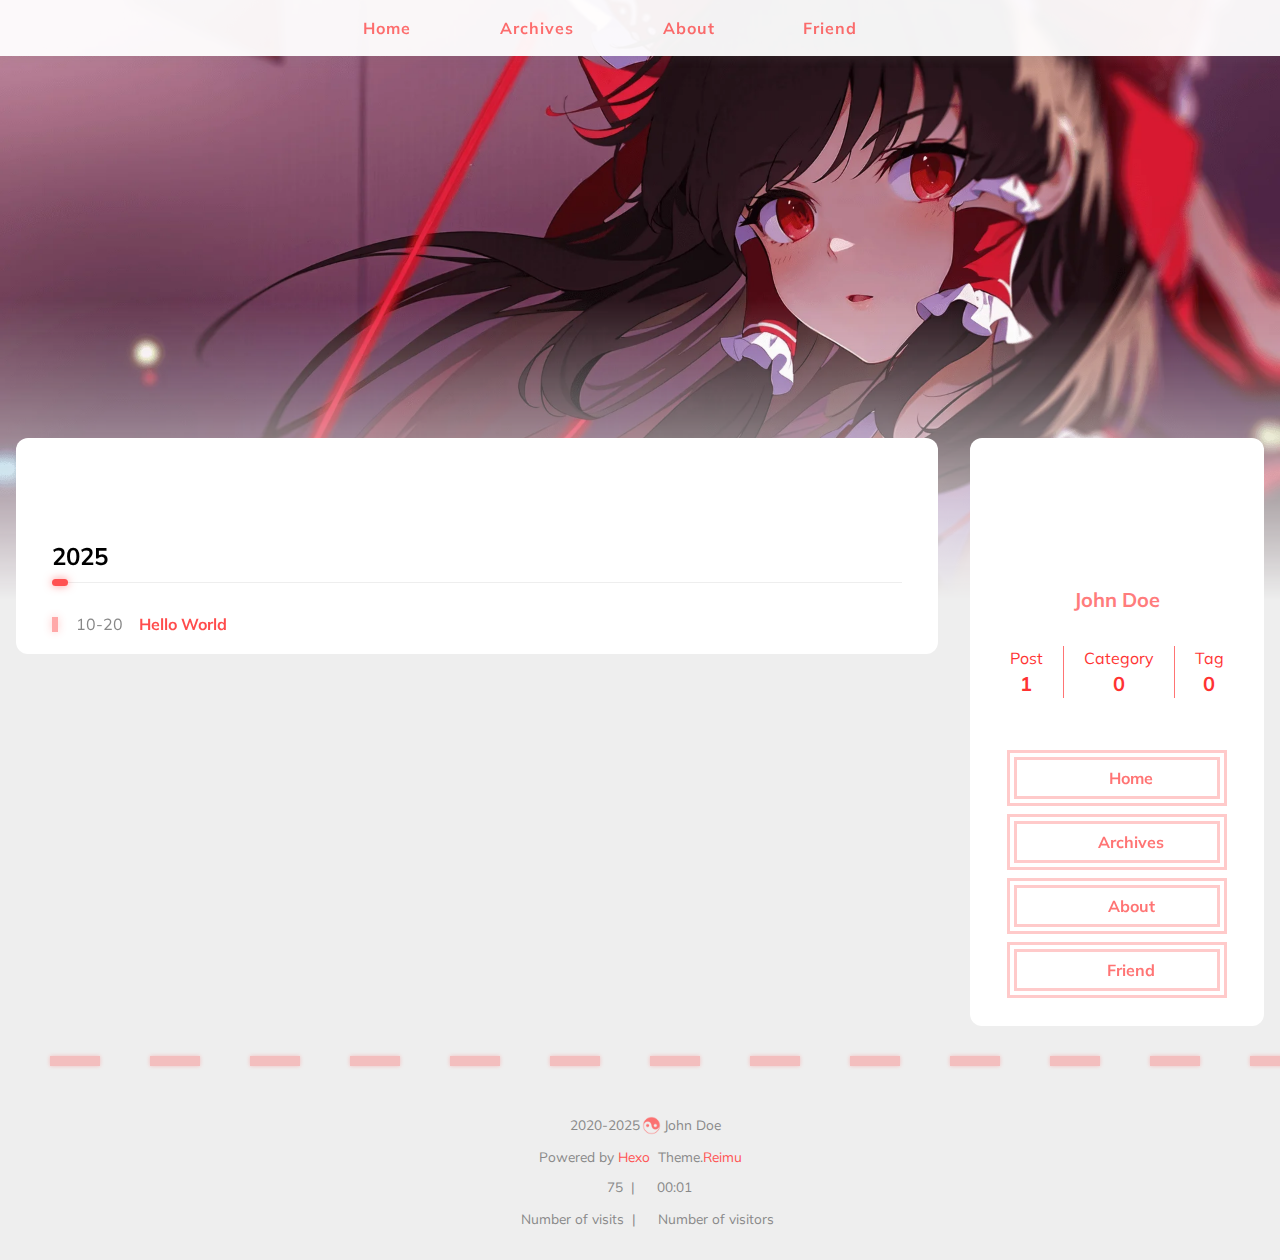
<file: archives/2025/10/index.html>
<!DOCTYPE html>
  <html lang="en"  
    
      data-theme-mode="auto"
    
  >
  <head>
  
  <meta charset="utf-8">
  

  

  

  <script>window.REIMU_CONFIG = {};window.REIMU_CONFIG.icon_font = '4552607_4k4bc36ef96';window.REIMU_CONFIG.clipboard_tips = {"success":{"en":"Copy successfully (*^▽^*)"},"fail":{"en":"Copy failed (ﾟ⊿ﾟ)ﾂ"},"copyright":{"enable":false,"count":50,"license_type":"by-nc-sa"}};window.REIMU_CONFIG.clipboard_tips.copyright.content = 'All articles on this blog are licensed under the BY-NC-SA license agreement unless otherwise stated. Please indicate the source when reprinting!';window.REIMU_CONFIG.code_block = {"expand":true};window.REIMU_CONFIG.base = 'http://example.com';</script>
  
  <title>
    Archives: 2025/10 |
    
    Hexo
  </title>
  <meta name="viewport" content="width=device-width, initial-scale=1, shrink-to-fit=no">
  
  
    <link rel="preconnect" href="https://fonts.gstatic.com/" crossorigin><link rel="preload" as="style" href="https://fonts.googleapis.com/css?family=Mulish:400,400italic,700,700italic%7CNoto%20Serif%20SC:400,400italic,700,700italic&display=swap"><link rel="stylesheet" href="https://fonts.googleapis.com/css?family=Mulish:400,400italic,700,700italic%7CNoto%20Serif%20SC:400,400italic,700,700italic&display=swap" media="print" onload="this.media&#x3D;&#39;all&#39;">
  
  
    <link rel="preload" href="//at.alicdn.com/t/c/font_4552607_4k4bc36ef96.woff2" as="font" type="font/woff2" crossorigin="anonymous">
  
  
    
<link rel="stylesheet" href="/css/loader.css">

  
  
    <meta property="og:type" content="website">
<meta property="og:title" content="Hexo">
<meta property="og:url" content="http://example.com/archives/2025/10/index.html">
<meta property="og:site_name" content="Hexo">
<meta property="og:locale" content="en_US">
<meta property="og:image" content="http://example.com/images/banner.webp">
<meta property="article:author" content="John Doe">
<meta name="twitter:card" content="summary">
<meta name="twitter:image" content="http://example.com/images/banner.webp">
  
  
    <link rel="alternate" href="/atom.xml" title="Hexo" type="application/atom+xml">
  
  
    <link rel="shortcut icon" href="/images/favicon.ico">
  
  
<link rel="stylesheet" href="/css/style.css">

  <link rel="preload" as="style" onload="this.onload&#x3D;null;this.rel&#x3D;&#39;stylesheet&#39;" href="https://npm.webcache.cn/photoswipe@5.4.4/dist/photoswipe.css" integrity="sha384-IfxC36XL&#x2F;toUyJ939C73PcgMuRzAZuIzZxE38drsmO5p6jD7ei+Zx&#x2F;1oA&#x2F;0l8ysE" crossorigin="anonymous">
  
  
  
  
    
<script src="https://npm.webcache.cn/pace-js@1.2.4/pace.min.js" integrity="sha384-k6YtvFUEIuEFBdrLKJ3YAUbBki333tj1CSUisai5Cswsg9wcLNaPzsTHDswp4Az8" crossorigin="anonymous"></script>

  
  
    
<link rel="stylesheet" href="https://npm.webcache.cn/@reimujs/aos@0.1.2/dist/aos.css" integrity="sha384-GMRP93c6Hkz9JVKGAuRR3nTS7M07RwPgTFenXiosjq2VbVgvdDNcz1g6Mkj8AONa" crossorigin="anonymous">

  
  
  
<meta name="generator" content="Hexo 8.0.0"></head>

  <body>
    
    
  <div id='loader'>
    <div class="loading-left-bg loading-bg"></div>
    <div class="loading-right-bg loading-bg"></div>
    <div class="spinner-box">
      <div class="loading-taichi rotate">
        
          <svg width="150" height="150" viewBox="0 0 1024 1024" class="icon" version="1.1" xmlns="https://www.w3.org/2000/svg" shape-rendering="geometricPrecision">
            <path d="M303.5 432A80 80 0 0 1 291.5 592A80 80 0 0 1 303.5 432z" fill="var(--red-1, #ff5252)" />
            <path d="M512 65A447 447 0 0 1 512 959L512 929A417 417 0 0 0 512 95A417 417 0 0 0 512 929L512 959A447 447 0 0 1 512 65z 
           M512 95A417 417 0 0 1 929 512A208.5 208.5 0 0 1 720.5 720.5L720.5 592A80 80 0 0 0 720.5 432A80 80 0 0 0 720.5 592L720.5 720.5A208.5 208.5 0 0 1 512 512A208.5 208.5 0 0 0 303.5 303.5A208.5 208.5 0 0 0 95 512A417 417 0 0 1 512 95z" fill="var(--red-1, #ff5252)" />
          </svg>
        
      </div>
      
      
        
      
      <div class="loading-word">Loading...</div>
    </div>
  </div>
  </div>
  <script>
    var time = null;
    var loaderEl = document.getElementById('loader');
    var startLoading = () => {
      time = Date.now();
      loaderEl.classList.remove("loading");
    }
    var hideLoader = () => {
      document.body.style.overflow = 'auto';
      loader.classList.add('loading');
    };

    var endLoading = () => {
      if (!time) {
        hideLoader();
      } else {
        if (Date.now() - time > 500) {
          time = null;
          hideLoader();
        } else {
          setTimeout(endLoading, 500 - (Date.now() - time));
          time = null;
        }
      }
    }
    window.addEventListener('DOMContentLoaded', endLoading);
    loaderEl.addEventListener('click', endLoading);
  </script>

<div id="copy-tooltip"></div>
<div id="heatmap-tooltip"></div>


    <div id="container">
      <div id="wrap">
        <div id="header-nav">
  <nav id="main-nav" aria-label="Primary navigation">
    
      
        <a class="main-nav-link-wrap" href="/">
          <div class="main-nav-icon icon rotate">
             
              &#xe62b;
             
          </div>
          <span class="main-nav-link">Home</span>
        </span>
      
        <a class="main-nav-link-wrap" href="/archives">
          <div class="main-nav-icon icon rotate">
             
              &#xe62b;
             
          </div>
          <span class="main-nav-link">Archives</span>
        </span>
      
        <a class="main-nav-link-wrap" href="/about">
          <div class="main-nav-icon icon rotate">
             
              &#xe62b;
             
          </div>
          <span class="main-nav-link">About</span>
        </span>
      
        <a class="main-nav-link-wrap" href="/friend">
          <div class="main-nav-icon icon rotate">
             
              &#xe62b;
             
          </div>
          <span class="main-nav-link">Friend</span>
        </span>
      
    
    <a id="main-nav-toggle" class="nav-icon" aria-label="Toggle navigation" role="button"></a>
  </nav>
  <nav id="sub-nav" aria-label="Secondary navigation">
    
      <a id="nav-rss-link" class="nav-icon" href="/atom.xml" title="RSS Feed" aria-label="RSS Feed" target="_blank"></a>
    
    
  </nav>
  
  
</div>
<header id="header" aria-label="Site header">
  
    
      <picture>
        
      </picture>
      
        <img  fetchpriority="high" src="/images/banner.webp" alt="">
      
    
  
  <div id="header-outer">
    <div id="header-title">
      
        
        
          <span id="logo">
            <h1 data-aos="slide-up">Archives</h1>
          </span>
        
      
      
        
        <h2 id="subtitle-wrap" data-aos="slide-down">
          
            <span id="subtitle">2025/10</span>
          
        </h2>
      
    </div>
  </div>
</header>

        <div id="content" aria-label="Page content"  class="sidebar-right" >
          <aside id="sidebar" aria-label="Sidebar">
  
  <div class="sidebar-wrapper-container ">
  
    
    
  
 
  <div class="sidebar-wrapper">
    <div class="sidebar-wrap" data-aos="fade-up">
      
        <div class="sidebar-author">
  <img data-src="/avatar/avatar.webp" data-sizes="auto" alt="John Doe" class="lazyload">
  <div class="sidebar-author-name">John Doe</div>
  <div class="sidebar-description"></div>
</div>
<div class="sidebar-state">
  <div class="sidebar-state-article">
    <div>Post</div>
    <div class="sidebar-state-number">1</div>
  </div>
  <div class="sidebar-state-category">
    <div>Category</div>
    <div class="sidebar-state-number">0</div>
  </div>
  <div class="sidebar-state-tag">
    <div>Tag</div>
    <div class="sidebar-state-number">0</div>
  </div>
</div>
<div class="sidebar-social">
  
</div>
<div class="sidebar-menu">
  
    
      <div class="sidebar-menu-link-wrap">
        <a class="sidebar-menu-link-dummy" href="/" aria-label="Home"></a>
        <div class="sidebar-menu-icon icon rotate">
          
            &#xe62b;
          
        </div>
        <div class="sidebar-menu-link">Home</div>
      </div>
    
      <div class="sidebar-menu-link-wrap">
        <a class="sidebar-menu-link-dummy" href="/archives" aria-label="Archives"></a>
        <div class="sidebar-menu-icon icon rotate">
          
            &#xe62b;
          
        </div>
        <div class="sidebar-menu-link">Archives</div>
      </div>
    
      <div class="sidebar-menu-link-wrap">
        <a class="sidebar-menu-link-dummy" href="/about" aria-label="About"></a>
        <div class="sidebar-menu-icon icon rotate">
          
            &#xe62b;
          
        </div>
        <div class="sidebar-menu-link">About</div>
      </div>
    
      <div class="sidebar-menu-link-wrap">
        <a class="sidebar-menu-link-dummy" href="/friend" aria-label="Friend"></a>
        <div class="sidebar-menu-icon icon rotate">
          
            &#xe62b;
          
        </div>
        <div class="sidebar-menu-link">Friend</div>
      </div>
    
  
</div>

      
      
    </div>
  </div>
  
  <div class="sidebar-widget">
  
  </div>
  
  </div>
  
</aside>

          <section id="main" aria-label="Main content">
<div class="archives-outer-wrap" data-aos="fade-up">
  
    <div class="tag-wrap">
  
</div>
<div class="category-wrap">
  
</div>
  
  
    
    
    
      
      
        
        
        <section class="archives-wrap" data-aos="fade-up">
          <div class="archive-year-wrap">
            <a href="/archives/2025" class="archive-year">2025</a>
          </div>
          <ul>
            
            <li class="archive-article">
  <div class="archive-article-date">
    <span>
      <time class="dt-published" datetime="2025-10-20T12:23:01.728Z" itemprop="datePublished">10-20</time>
    </span>
  </div>
  
    <a class="archive-article-title" href="/2025/10/20/hello-world/">Hello World</a>
  
</li>

            
            
          </ul>
        </section>
    
  
  </div>



</section>
        </div>
        <footer id="footer" aria-label="Site footer">
  <div style="width: 100%; overflow: hidden">
    <div class="footer-line"></div>
  </div>
  <div id="footer-info">
    
    <div>
      <span class="icon-copyright"></span>
      
      
      
        2020-2025
      
      <span class="footer-info-sep rotate"></span>
      John Doe
    </div>
    
      <div>
        Powered by&nbsp;<a href="https://hexo.io/" rel="noopener nofollow noreferrer" target="_blank">Hexo</a>&nbsp;
        Theme.<a href="https://github.com/D-Sketon/hexo-theme-reimu" rel="noopener nofollow noreferrer" target="_blank">Reimu</a>
      </div>
    
    
      <div>
        <span class="icon-brush"></span>
        75
        &nbsp;|&nbsp;
        <span class="icon-coffee"></span>
        00:01
      </div>
    
    
    
    
    
      <div>
        <span class="icon-eye"></span>
        <span id="busuanzi_container_site_pv">Number of visits&nbsp;<span id="busuanzi_value_site_pv"></span></span>
        &nbsp;|&nbsp;
        <span class="icon-user"></span>
        <span id="busuanzi_container_site_uv">Number of visitors&nbsp;<span id="busuanzi_value_site_uv"></span></span>
      </div>
    
  </div>
</footer>

        
          <div class="sidebar-top">
            <div class="sidebar-top-taichi rotate"></div>
            <div class="arrow-up"></div>
          </div>
        
        <div id="mask" class="hide"></div>
      </div>
      <nav id="mobile-nav" aria-label="Mobile navigation">
  <div class="sidebar-wrap">
    
      <div class="sidebar-author">
  <img data-src="/avatar/avatar.webp" data-sizes="auto" alt="John Doe" class="lazyload">
  <div class="sidebar-author-name">John Doe</div>
  <div class="sidebar-description"></div>
</div>
<div class="sidebar-state">
  <div class="sidebar-state-article">
    <div>Post</div>
    <div class="sidebar-state-number">1</div>
  </div>
  <div class="sidebar-state-category">
    <div>Category</div>
    <div class="sidebar-state-number">0</div>
  </div>
  <div class="sidebar-state-tag">
    <div>Tag</div>
    <div class="sidebar-state-number">0</div>
  </div>
</div>
<div class="sidebar-social">
  
</div>
<div class="sidebar-menu">
  
    
      <div class="sidebar-menu-link-wrap">
        <a class="sidebar-menu-link-dummy" href="/" aria-label="Home"></a>
        <div class="sidebar-menu-icon icon rotate">
          
            &#xe62b;
          
        </div>
        <div class="sidebar-menu-link">Home</div>
      </div>
    
      <div class="sidebar-menu-link-wrap">
        <a class="sidebar-menu-link-dummy" href="/archives" aria-label="Archives"></a>
        <div class="sidebar-menu-icon icon rotate">
          
            &#xe62b;
          
        </div>
        <div class="sidebar-menu-link">Archives</div>
      </div>
    
      <div class="sidebar-menu-link-wrap">
        <a class="sidebar-menu-link-dummy" href="/about" aria-label="About"></a>
        <div class="sidebar-menu-icon icon rotate">
          
            &#xe62b;
          
        </div>
        <div class="sidebar-menu-link">About</div>
      </div>
    
      <div class="sidebar-menu-link-wrap">
        <a class="sidebar-menu-link-dummy" href="/friend" aria-label="Friend"></a>
        <div class="sidebar-menu-icon icon rotate">
          
            &#xe62b;
          
        </div>
        <div class="sidebar-menu-link">Friend</div>
      </div>
    
  
</div>

    
  </div>
  
</nav>

    </div>
    
    
    
    
<script src="https://npm.webcache.cn/lazysizes@5.3.2/lazysizes.min.js" integrity="sha384-3gT&#x2F;vsepWkfz&#x2F;ff7PpWNUeMzeWoH3cDhm&#x2F;A8jM7ouoAK0&#x2F;fP&#x2F;9bcHHR5kHq2nf+e" crossorigin="anonymous"></script>


<script src="https://npm.webcache.cn/clipboard@2.0.11/dist/clipboard.min.js" integrity="sha384-J08i8An&#x2F;QeARD9ExYpvphB8BsyOj3Gh2TSh1aLINKO3L0cMSH2dN3E22zFoXEi0Q" crossorigin="anonymous"></script>





<script src="/js/script.js"></script>



  
<script src="/js/aos.js"></script>

  <script>
    var aosInit = () => {
      AOS.init({
        duration: 1000,
        easing: "ease",
        once: true,
        offset: 50,
      });
    };
    if (document.readyState === 'loading') {
      document.addEventListener('DOMContentLoaded', aosInit);
    } else {
      aosInit();
    }
  </script>



<script src="/js/pjax_script.js" data-pjax></script>







  
<script src="https://npm.webcache.cn/mouse-firework@0.1.1/dist/index.umd.js" integrity="sha384-8LyaidD9GPxQQgLJO&#x2F;WRw&#x2F;O2h3BoNq&#x2F;ApI&#x2F;ecpvM6RsrCz2qP2ppBXUKihP4V&#x2F;2d" crossorigin="anonymous"></script>

  <script>
    window.firework && window.firework(JSON.parse('{"excludeElements":["a","button"],"particles":[{"shape":"circle","move":["emit"],"easing":"easeOutExpo","colors":["var(--red-1)","var(--red-2)","var(--red-3)","var(--red-4)"],"number":20,"duration":[1200,1800],"shapeOptions":{"radius":[16,32],"alpha":[0.3,0.5]}},{"shape":"circle","move":["diffuse"],"easing":"easeOutExpo","colors":["var(--red-0)"],"number":1,"duration":[1200,1800],"shapeOptions":{"radius":20,"alpha":[0.2,0.5],"lineWidth":6}}]}'))
  </script>










<div id="lazy-script">
  <div>
       
    
    
      
    
    
  </div>
</div>


  <script>
    console.log(String.raw`%c 
 ______     ______     __     __    __     __  __    
/\  == \   /\  ___\   /\ \   /\ "-./  \   /\ \/\ \   
\ \  __<   \ \  __\   \ \ \  \ \ \-./\ \  \ \ \_\ \  
 \ \_\ \_\  \ \_____\  \ \_\  \ \_\ \ \_\  \ \_____\ 
  \/_/ /_/   \/_____/   \/_/   \/_/  \/_/   \/_____/ 
                                                  
`,'color: #ff5252;')
    console.log('%c Theme.Reimu v' + '1.10.2' + ' %c https://github.com/D-Sketon/hexo-theme-reimu ', 'color: white; background: #ff5252; padding:5px 0;', 'padding:4px;border:1px solid #ff5252;')
  </script>
  



  
<script src="https://npm.webcache.cn/busuanzi@2.3.0/bsz.pure.mini.js" integrity="sha384-0M75wtSkhjIInv4coYlaJU83+OypaRCIq2SukQVQX04eGTCBXJDuWAbJet56id+S" crossorigin="anonymous" async></script>




<script>
  if ('serviceWorker' in navigator) {
    navigator.serviceWorker.getRegistrations().then((registrations) => {
      for (let registration of registrations) {
        registration.unregister();
      }
    });
  }
</script>









    
  </body>
  </html>
</file>
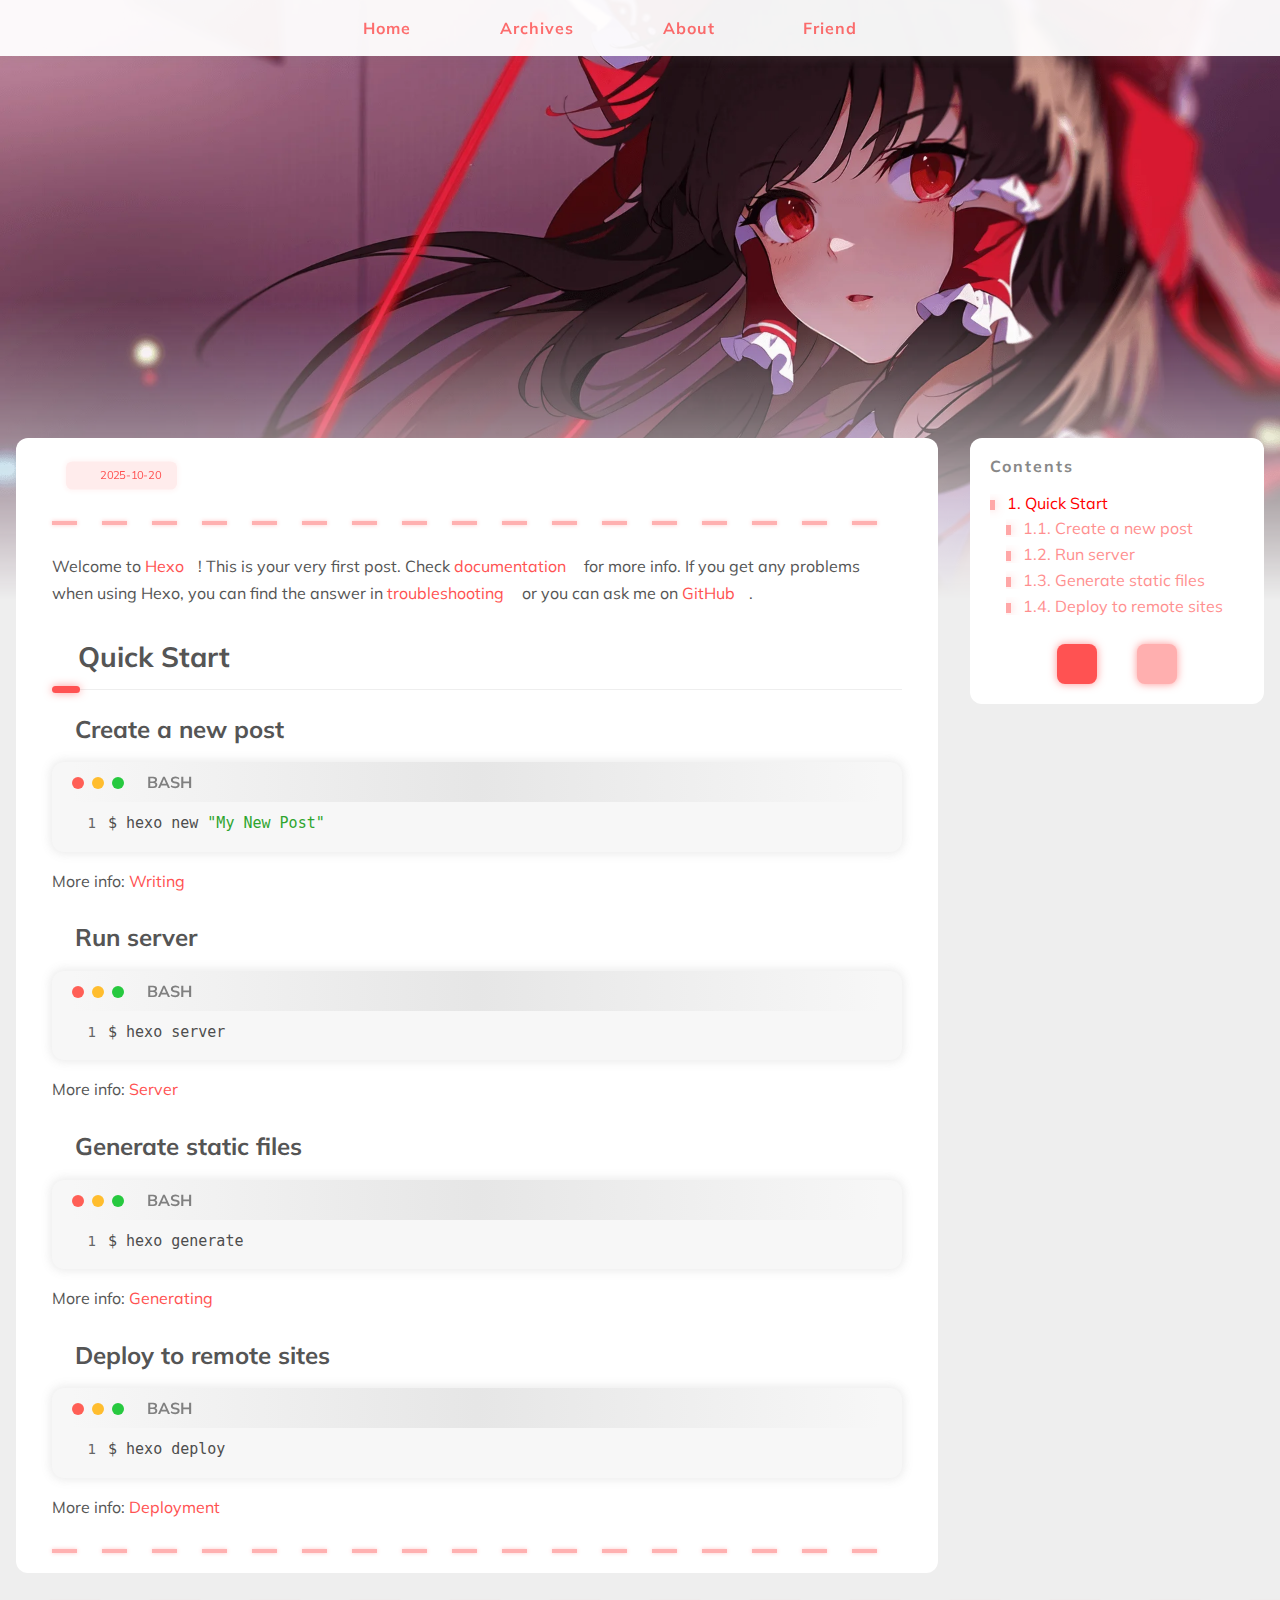
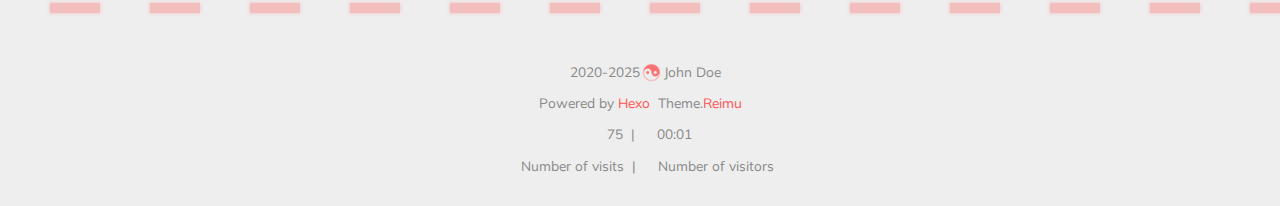
<file: 2025/10/20/hello-world/index.html>
<!DOCTYPE html>
  <html lang="en"  
    
      data-theme-mode="auto"
    
  >
  <head>
  
  <meta charset="utf-8">
  

  

  

  <script>window.REIMU_CONFIG = {};window.REIMU_CONFIG.icon_font = '4552607_4k4bc36ef96';window.REIMU_CONFIG.clipboard_tips = {"success":{"en":"Copy successfully (*^▽^*)"},"fail":{"en":"Copy failed (ﾟ⊿ﾟ)ﾂ"},"copyright":{"enable":false,"count":50,"license_type":"by-nc-sa"}};window.REIMU_CONFIG.clipboard_tips.copyright.content = 'All articles on this blog are licensed under the BY-NC-SA license agreement unless otherwise stated. Please indicate the source when reprinting!';window.REIMU_CONFIG.code_block = {"expand":true};window.REIMU_CONFIG.base = 'http://example.com';</script>
  
  <title>
    Hello World |
    
    Hexo
  </title>
  <meta name="viewport" content="width=device-width, initial-scale=1, shrink-to-fit=no">
  
  
    <link rel="preconnect" href="https://fonts.gstatic.com/" crossorigin><link rel="preload" as="style" href="https://fonts.googleapis.com/css?family=Mulish:400,400italic,700,700italic%7CNoto%20Serif%20SC:400,400italic,700,700italic&display=swap"><link rel="stylesheet" href="https://fonts.googleapis.com/css?family=Mulish:400,400italic,700,700italic%7CNoto%20Serif%20SC:400,400italic,700,700italic&display=swap" media="print" onload="this.media&#x3D;&#39;all&#39;">
  
  
    <link rel="preload" href="//at.alicdn.com/t/c/font_4552607_4k4bc36ef96.woff2" as="font" type="font/woff2" crossorigin="anonymous">
  
  
    
<link rel="stylesheet" href="/css/loader.css">

  
  
    <meta name="description" content="Welcome to Hexo! This is your very first post. Check documentation for more info. If you get any problems when using Hexo, you can find the answer in troubleshooting or you can ask me on GitHub. Quick">
<meta property="og:type" content="article">
<meta property="og:title" content="Hello World">
<meta property="og:url" content="http://example.com/2025/10/20/hello-world/index.html">
<meta property="og:site_name" content="Hexo">
<meta property="og:description" content="Welcome to Hexo! This is your very first post. Check documentation for more info. If you get any problems when using Hexo, you can find the answer in troubleshooting or you can ask me on GitHub. Quick">
<meta property="og:locale" content="en_US">
<meta property="article:published_time" content="2025-10-20T12:23:01.728Z">
<meta property="article:modified_time" content="2025-10-20T12:23:01.729Z">
<meta property="article:author" content="John Doe">
<meta name="twitter:card" content="summary">
  
  
    <link rel="alternate" href="/atom.xml" title="Hexo" type="application/atom+xml">
  
  
    <link rel="shortcut icon" href="/images/favicon.ico">
  
  
<link rel="stylesheet" href="/css/style.css">

  <link rel="preload" as="style" onload="this.onload&#x3D;null;this.rel&#x3D;&#39;stylesheet&#39;" href="https://npm.webcache.cn/photoswipe@5.4.4/dist/photoswipe.css" integrity="sha384-IfxC36XL&#x2F;toUyJ939C73PcgMuRzAZuIzZxE38drsmO5p6jD7ei+Zx&#x2F;1oA&#x2F;0l8ysE" crossorigin="anonymous">
  
  
  
  
    
<script src="https://npm.webcache.cn/pace-js@1.2.4/pace.min.js" integrity="sha384-k6YtvFUEIuEFBdrLKJ3YAUbBki333tj1CSUisai5Cswsg9wcLNaPzsTHDswp4Az8" crossorigin="anonymous"></script>

  
  
    
<link rel="stylesheet" href="https://npm.webcache.cn/@reimujs/aos@0.1.2/dist/aos.css" integrity="sha384-GMRP93c6Hkz9JVKGAuRR3nTS7M07RwPgTFenXiosjq2VbVgvdDNcz1g6Mkj8AONa" crossorigin="anonymous">

  
  
  
<meta name="generator" content="Hexo 8.0.0"></head>

  <body>
    
    
  <div id='loader'>
    <div class="loading-left-bg loading-bg"></div>
    <div class="loading-right-bg loading-bg"></div>
    <div class="spinner-box">
      <div class="loading-taichi rotate">
        
          <svg width="150" height="150" viewBox="0 0 1024 1024" class="icon" version="1.1" xmlns="https://www.w3.org/2000/svg" shape-rendering="geometricPrecision">
            <path d="M303.5 432A80 80 0 0 1 291.5 592A80 80 0 0 1 303.5 432z" fill="var(--red-1, #ff5252)" />
            <path d="M512 65A447 447 0 0 1 512 959L512 929A417 417 0 0 0 512 95A417 417 0 0 0 512 929L512 959A447 447 0 0 1 512 65z 
           M512 95A417 417 0 0 1 929 512A208.5 208.5 0 0 1 720.5 720.5L720.5 592A80 80 0 0 0 720.5 432A80 80 0 0 0 720.5 592L720.5 720.5A208.5 208.5 0 0 1 512 512A208.5 208.5 0 0 0 303.5 303.5A208.5 208.5 0 0 0 95 512A417 417 0 0 1 512 95z" fill="var(--red-1, #ff5252)" />
          </svg>
        
      </div>
      
      
        
      
      <div class="loading-word">Loading...</div>
    </div>
  </div>
  </div>
  <script>
    var time = null;
    var loaderEl = document.getElementById('loader');
    var startLoading = () => {
      time = Date.now();
      loaderEl.classList.remove("loading");
    }
    var hideLoader = () => {
      document.body.style.overflow = 'auto';
      loader.classList.add('loading');
    };

    var endLoading = () => {
      if (!time) {
        hideLoader();
      } else {
        if (Date.now() - time > 500) {
          time = null;
          hideLoader();
        } else {
          setTimeout(endLoading, 500 - (Date.now() - time));
          time = null;
        }
      }
    }
    window.addEventListener('DOMContentLoaded', endLoading);
    loaderEl.addEventListener('click', endLoading);
  </script>

<div id="copy-tooltip"></div>
<div id="heatmap-tooltip"></div>


    <div id="container">
      <div id="wrap">
        <div id="header-nav">
  <nav id="main-nav" aria-label="Primary navigation">
    
      
        <a class="main-nav-link-wrap" href="/">
          <div class="main-nav-icon icon rotate">
             
              &#xe62b;
             
          </div>
          <span class="main-nav-link">Home</span>
        </span>
      
        <a class="main-nav-link-wrap" href="/archives">
          <div class="main-nav-icon icon rotate">
             
              &#xe62b;
             
          </div>
          <span class="main-nav-link">Archives</span>
        </span>
      
        <a class="main-nav-link-wrap" href="/about">
          <div class="main-nav-icon icon rotate">
             
              &#xe62b;
             
          </div>
          <span class="main-nav-link">About</span>
        </span>
      
        <a class="main-nav-link-wrap" href="/friend">
          <div class="main-nav-icon icon rotate">
             
              &#xe62b;
             
          </div>
          <span class="main-nav-link">Friend</span>
        </span>
      
    
    <a id="main-nav-toggle" class="nav-icon" aria-label="Toggle navigation" role="button"></a>
  </nav>
  <nav id="sub-nav" aria-label="Secondary navigation">
    
      <a id="nav-rss-link" class="nav-icon" href="/atom.xml" title="RSS Feed" aria-label="RSS Feed" target="_blank"></a>
    
    
  </nav>
  
  
</div>
<header id="header" aria-label="Site header">
  
    
      
        <picture>
          
        </picture>
        
          <img  fetchpriority="high" src="/images/banner.webp" alt="Hello World">
        
      
    
  
  <div id="header-outer">
    <div id="header-title">
      
        
        
          <span id="logo">
            <h1 data-aos="slide-up">Hello World</h1>
          </span>
        
      
      
        
        <h2 id="subtitle-wrap" data-aos="slide-down">
          
        </h2>
      
    </div>
  </div>
</header>

        <div id="content" aria-label="Page content"  class="sidebar-right" >
          <aside id="sidebar" aria-label="Sidebar">
  
  <div class="sidebar-wrapper-container sticky">
  
    
    
  
 
  <div class="sidebar-wrapper">
    <div class="sidebar-wrap" data-aos="fade-up">
      
        
          <div class="sidebar-toc-sidebar"><h3 class="toc-title">Contents</h3>
<div class="sidebar-toc-wrapper toc-div-class" >
  
    <ol class="toc"><li class="toc-item toc-level-2"><a class="toc-link" href="#Quick-Start"><span class="toc-number">1.</span> <span class="toc-text">Quick Start</span></a><ol class="toc-child"><li class="toc-item toc-level-3"><a class="toc-link" href="#Create-a-new-post"><span class="toc-number">1.1.</span> <span class="toc-text">Create a new post</span></a></li><li class="toc-item toc-level-3"><a class="toc-link" href="#Run-server"><span class="toc-number">1.2.</span> <span class="toc-text">Run server</span></a></li><li class="toc-item toc-level-3"><a class="toc-link" href="#Generate-static-files"><span class="toc-number">1.3.</span> <span class="toc-text">Generate static files</span></a></li><li class="toc-item toc-level-3"><a class="toc-link" href="#Deploy-to-remote-sites"><span class="toc-number">1.4.</span> <span class="toc-text">Deploy to remote sites</span></a></li></ol></li></ol>
  
</div>
</div>
          <div class="sidebar-common-sidebar hidden"><div class="sidebar-author">
  <img data-src="/avatar/avatar.webp" data-sizes="auto" alt="John Doe" class="lazyload">
  <div class="sidebar-author-name">John Doe</div>
  <div class="sidebar-description"></div>
</div>
<div class="sidebar-state">
  <div class="sidebar-state-article">
    <div>Post</div>
    <div class="sidebar-state-number">1</div>
  </div>
  <div class="sidebar-state-category">
    <div>Category</div>
    <div class="sidebar-state-number">0</div>
  </div>
  <div class="sidebar-state-tag">
    <div>Tag</div>
    <div class="sidebar-state-number">0</div>
  </div>
</div>
<div class="sidebar-social">
  
</div>
<div class="sidebar-menu">
  
    
      <div class="sidebar-menu-link-wrap">
        <a class="sidebar-menu-link-dummy" href="/" aria-label="Home"></a>
        <div class="sidebar-menu-icon icon rotate">
          
            &#xe62b;
          
        </div>
        <div class="sidebar-menu-link">Home</div>
      </div>
    
      <div class="sidebar-menu-link-wrap">
        <a class="sidebar-menu-link-dummy" href="/archives" aria-label="Archives"></a>
        <div class="sidebar-menu-icon icon rotate">
          
            &#xe62b;
          
        </div>
        <div class="sidebar-menu-link">Archives</div>
      </div>
    
      <div class="sidebar-menu-link-wrap">
        <a class="sidebar-menu-link-dummy" href="/about" aria-label="About"></a>
        <div class="sidebar-menu-icon icon rotate">
          
            &#xe62b;
          
        </div>
        <div class="sidebar-menu-link">About</div>
      </div>
    
      <div class="sidebar-menu-link-wrap">
        <a class="sidebar-menu-link-dummy" href="/friend" aria-label="Friend"></a>
        <div class="sidebar-menu-icon icon rotate">
          
            &#xe62b;
          
        </div>
        <div class="sidebar-menu-link">Friend</div>
      </div>
    
  
</div>
</div>
        
      
      
        
          <div class="sidebar-btn-wrapper" style="position:static">
            <div class="sidebar-toc-btn current"></div>
            <div class="sidebar-common-btn"></div>
          </div>
        
      
    </div>
  </div>
  
  <div class="sidebar-widget">
  
  </div>
  
  </div>
  
</aside>

          <section id="main" aria-label="Main content"><article id="post-hello-world" class="h-entry article" itemscope itemtype="https://schema.org/BlogPosting">
  <div class="article-inner" data-aos="fade-up">
    <div class="article-meta">
      <div class="article-date">
  <span class="article-date-link icon-calendar" data-aos="zoom-in">
    <time datetime="2025-10-20T12:23:01.728Z" itemprop="datePublished">2025-10-20</time>
    <time style="display: none;" id="post-update-time">2025-10-20</time>
  </span>
  
</div>

      

    </div>
    
    <div class="hr-line"></div>
    

    <div class="e-content article-entry" itemprop="articleBody">
      
      
        <p>Welcome to <a target="_blank" rel="noopener" href="https://hexo.io/">Hexo</a>! This is your very first post. Check <a target="_blank" rel="noopener" href="https://hexo.io/docs/">documentation</a> for more info. If you get any problems when using Hexo, you can find the answer in <a target="_blank" rel="noopener" href="https://hexo.io/docs/troubleshooting.html">troubleshooting</a> or you can ask me on <a target="_blank" rel="noopener" href="https://github.com/hexojs/hexo/issues">GitHub</a>.</p>
<h2 id="Quick-Start"><a href="#Quick-Start" class="headerlink" title="Quick Start"></a>Quick Start</h2><h3 id="Create-a-new-post"><a href="#Create-a-new-post" class="headerlink" title="Create a new post"></a>Create a new post</h3><figure class="highlight bash"><table><tr><td class="gutter"><pre><span class="line">1</span><br></pre></td><td class="code"><pre><span class="line">$ hexo new <span class="string">&quot;My New Post&quot;</span></span><br></pre></td></tr></table></figure>

<p>More info: <a target="_blank" rel="noopener" href="https://hexo.io/docs/writing.html">Writing</a></p>
<h3 id="Run-server"><a href="#Run-server" class="headerlink" title="Run server"></a>Run server</h3><figure class="highlight bash"><table><tr><td class="gutter"><pre><span class="line">1</span><br></pre></td><td class="code"><pre><span class="line">$ hexo server</span><br></pre></td></tr></table></figure>

<p>More info: <a target="_blank" rel="noopener" href="https://hexo.io/docs/server.html">Server</a></p>
<h3 id="Generate-static-files"><a href="#Generate-static-files" class="headerlink" title="Generate static files"></a>Generate static files</h3><figure class="highlight bash"><table><tr><td class="gutter"><pre><span class="line">1</span><br></pre></td><td class="code"><pre><span class="line">$ hexo generate</span><br></pre></td></tr></table></figure>

<p>More info: <a target="_blank" rel="noopener" href="https://hexo.io/docs/generating.html">Generating</a></p>
<h3 id="Deploy-to-remote-sites"><a href="#Deploy-to-remote-sites" class="headerlink" title="Deploy to remote sites"></a>Deploy to remote sites</h3><figure class="highlight bash"><table><tr><td class="gutter"><pre><span class="line">1</span><br></pre></td><td class="code"><pre><span class="line">$ hexo deploy</span><br></pre></td></tr></table></figure>

<p>More info: <a target="_blank" rel="noopener" href="https://hexo.io/docs/one-command-deployment.html">Deployment</a></p>

      
    </div>
    <footer class="article-footer">
      
      
      
      
      
      
      
      
      

    </footer>
  </div>
  

</article>










</section>
        </div>
        <footer id="footer" aria-label="Site footer">
  <div style="width: 100%; overflow: hidden">
    <div class="footer-line"></div>
  </div>
  <div id="footer-info">
    
    <div>
      <span class="icon-copyright"></span>
      
      
      
        2020-2025
      
      <span class="footer-info-sep rotate"></span>
      John Doe
    </div>
    
      <div>
        Powered by&nbsp;<a href="https://hexo.io/" rel="noopener nofollow noreferrer" target="_blank">Hexo</a>&nbsp;
        Theme.<a href="https://github.com/D-Sketon/hexo-theme-reimu" rel="noopener nofollow noreferrer" target="_blank">Reimu</a>
      </div>
    
    
      <div>
        <span class="icon-brush"></span>
        75
        &nbsp;|&nbsp;
        <span class="icon-coffee"></span>
        00:01
      </div>
    
    
    
    
    
      <div>
        <span class="icon-eye"></span>
        <span id="busuanzi_container_site_pv">Number of visits&nbsp;<span id="busuanzi_value_site_pv"></span></span>
        &nbsp;|&nbsp;
        <span class="icon-user"></span>
        <span id="busuanzi_container_site_uv">Number of visitors&nbsp;<span id="busuanzi_value_site_uv"></span></span>
      </div>
    
  </div>
</footer>

        
          <div class="sidebar-top">
            <div class="sidebar-top-taichi rotate"></div>
            <div class="arrow-up"></div>
          </div>
        
        <div id="mask" class="hide"></div>
      </div>
      <nav id="mobile-nav" aria-label="Mobile navigation">
  <div class="sidebar-wrap">
    
      
        <div class="sidebar-toc-sidebar"><h3 class="toc-title">Contents</h3>
<div class="sidebar-toc-wrapper toc-div-class" >
  
    <ol class="toc"><li class="toc-item toc-level-2"><a class="toc-link" href="#Quick-Start"><span class="toc-number">1.</span> <span class="toc-text">Quick Start</span></a><ol class="toc-child"><li class="toc-item toc-level-3"><a class="toc-link" href="#Create-a-new-post"><span class="toc-number">1.1.</span> <span class="toc-text">Create a new post</span></a></li><li class="toc-item toc-level-3"><a class="toc-link" href="#Run-server"><span class="toc-number">1.2.</span> <span class="toc-text">Run server</span></a></li><li class="toc-item toc-level-3"><a class="toc-link" href="#Generate-static-files"><span class="toc-number">1.3.</span> <span class="toc-text">Generate static files</span></a></li><li class="toc-item toc-level-3"><a class="toc-link" href="#Deploy-to-remote-sites"><span class="toc-number">1.4.</span> <span class="toc-text">Deploy to remote sites</span></a></li></ol></li></ol>
  
</div>
</div>
        <div class="sidebar-common-sidebar hidden"><div class="sidebar-author">
  <img data-src="/avatar/avatar.webp" data-sizes="auto" alt="John Doe" class="lazyload">
  <div class="sidebar-author-name">John Doe</div>
  <div class="sidebar-description"></div>
</div>
<div class="sidebar-state">
  <div class="sidebar-state-article">
    <div>Post</div>
    <div class="sidebar-state-number">1</div>
  </div>
  <div class="sidebar-state-category">
    <div>Category</div>
    <div class="sidebar-state-number">0</div>
  </div>
  <div class="sidebar-state-tag">
    <div>Tag</div>
    <div class="sidebar-state-number">0</div>
  </div>
</div>
<div class="sidebar-social">
  
</div>
<div class="sidebar-menu">
  
    
      <div class="sidebar-menu-link-wrap">
        <a class="sidebar-menu-link-dummy" href="/" aria-label="Home"></a>
        <div class="sidebar-menu-icon icon rotate">
          
            &#xe62b;
          
        </div>
        <div class="sidebar-menu-link">Home</div>
      </div>
    
      <div class="sidebar-menu-link-wrap">
        <a class="sidebar-menu-link-dummy" href="/archives" aria-label="Archives"></a>
        <div class="sidebar-menu-icon icon rotate">
          
            &#xe62b;
          
        </div>
        <div class="sidebar-menu-link">Archives</div>
      </div>
    
      <div class="sidebar-menu-link-wrap">
        <a class="sidebar-menu-link-dummy" href="/about" aria-label="About"></a>
        <div class="sidebar-menu-icon icon rotate">
          
            &#xe62b;
          
        </div>
        <div class="sidebar-menu-link">About</div>
      </div>
    
      <div class="sidebar-menu-link-wrap">
        <a class="sidebar-menu-link-dummy" href="/friend" aria-label="Friend"></a>
        <div class="sidebar-menu-icon icon rotate">
          
            &#xe62b;
          
        </div>
        <div class="sidebar-menu-link">Friend</div>
      </div>
    
  
</div>
</div>
      
    
  </div>
  
    
      <div class="sidebar-btn-wrapper">
        <div class="sidebar-toc-btn current"></div>
        <div class="sidebar-common-btn"></div>
      </div>
    
  
</nav>

    </div>
    
    
    
    
<script src="https://npm.webcache.cn/lazysizes@5.3.2/lazysizes.min.js" integrity="sha384-3gT&#x2F;vsepWkfz&#x2F;ff7PpWNUeMzeWoH3cDhm&#x2F;A8jM7ouoAK0&#x2F;fP&#x2F;9bcHHR5kHq2nf+e" crossorigin="anonymous"></script>


<script src="https://npm.webcache.cn/clipboard@2.0.11/dist/clipboard.min.js" integrity="sha384-J08i8An&#x2F;QeARD9ExYpvphB8BsyOj3Gh2TSh1aLINKO3L0cMSH2dN3E22zFoXEi0Q" crossorigin="anonymous"></script>





<script src="/js/script.js"></script>



  
<script src="/js/aos.js"></script>

  <script>
    var aosInit = () => {
      AOS.init({
        duration: 1000,
        easing: "ease",
        once: true,
        offset: 50,
      });
    };
    if (document.readyState === 'loading') {
      document.addEventListener('DOMContentLoaded', aosInit);
    } else {
      aosInit();
    }
  </script>



<script src="/js/pjax_script.js" data-pjax></script>







  
<script src="https://npm.webcache.cn/mouse-firework@0.1.1/dist/index.umd.js" integrity="sha384-8LyaidD9GPxQQgLJO&#x2F;WRw&#x2F;O2h3BoNq&#x2F;ApI&#x2F;ecpvM6RsrCz2qP2ppBXUKihP4V&#x2F;2d" crossorigin="anonymous"></script>

  <script>
    window.firework && window.firework(JSON.parse('{"excludeElements":["a","button"],"particles":[{"shape":"circle","move":["emit"],"easing":"easeOutExpo","colors":["var(--red-1)","var(--red-2)","var(--red-3)","var(--red-4)"],"number":20,"duration":[1200,1800],"shapeOptions":{"radius":[16,32],"alpha":[0.3,0.5]}},{"shape":"circle","move":["diffuse"],"easing":"easeOutExpo","colors":["var(--red-0)"],"number":1,"duration":[1200,1800],"shapeOptions":{"radius":20,"alpha":[0.2,0.5],"lineWidth":6}}]}'))
  </script>










<div id="lazy-script">
  <div>
    
      
      
      <script data-pjax>
        window.REIMU_POST = {
          author: "John Doe",
          title: "Hello World",
          url: "http://example.com/2025/10/20/hello-world/",
          excerpt: "",
          description: "",
          stripContent: "Welcome to Hexo! This is your very first post. Check documentation for more info. If you get any problems when using Hexo, you can find the answer in troubleshooting or you can ask me on GitHub. Quick StartCreate a new post1$ hexo new &amp;quot;My New Po",
          date: "Mon Oct 20 2025 20:23:01 GMT+0800",
          updated: "Mon Oct 20 2025 20:23:01 GMT+0800",
          cover: "/images/banner.webp",
        };
      </script>
       
    
    
      
        
<script src="/js/insert_highlight.js" data-pjax></script>

        
      
    
    
      <script type="module" data-pjax>
        const PhotoSwipeLightbox = (await safeImport("https://npm.webcache.cn/photoswipe@5.4.4/dist/photoswipe-lightbox.esm.min.js", "sha384-DiL6M/gG+wmTxmCRZyD1zee6lIhawn5TGvED0FOh7fXcN9B0aZ9dexSF/N6lrZi/")).default;
        const initPswp = (gallery, children) => {
          if (_$$(`${gallery} ${children}`).length > 0) {
            new PhotoSwipeLightbox({
              gallery,
              children,
              pswpModule: () => safeImport("https://npm.webcache.cn/photoswipe@5.4.4/dist/photoswipe.esm.min.js", "sha384-WkkO3GCmgkC3VQWpaV8DqhKJqpzpF9JoByxDmnV8+oTJ7m3DfYEWX1fu1scuS4+s")
            }).init();
          }
        }
        const pswp = () => {
          initPswp('.article-entry', 'a.article-gallery-item');
          initPswp('.article-gallery', 'a.article-gallery-item');
          window.lightboxStatus = 'done';
          window.removeEventListener('lightbox:ready', pswp);
        }
        if(window.lightboxStatus === 'ready') {
          pswp()
        } else {
          window.addEventListener('lightbox:ready', pswp);
        }
      </script>
      
        








      
    
  </div>
</div>


  <script>
    console.log(String.raw`%c 
 ______     ______     __     __    __     __  __    
/\  == \   /\  ___\   /\ \   /\ "-./  \   /\ \/\ \   
\ \  __<   \ \  __\   \ \ \  \ \ \-./\ \  \ \ \_\ \  
 \ \_\ \_\  \ \_____\  \ \_\  \ \_\ \ \_\  \ \_____\ 
  \/_/ /_/   \/_____/   \/_/   \/_/  \/_/   \/_____/ 
                                                  
`,'color: #ff5252;')
    console.log('%c Theme.Reimu v' + '1.10.2' + ' %c https://github.com/D-Sketon/hexo-theme-reimu ', 'color: white; background: #ff5252; padding:5px 0;', 'padding:4px;border:1px solid #ff5252;')
  </script>
  



  
<script src="https://npm.webcache.cn/busuanzi@2.3.0/bsz.pure.mini.js" integrity="sha384-0M75wtSkhjIInv4coYlaJU83+OypaRCIq2SukQVQX04eGTCBXJDuWAbJet56id+S" crossorigin="anonymous" async></script>




<script>
  if ('serviceWorker' in navigator) {
    navigator.serviceWorker.getRegistrations().then((registrations) => {
      for (let registration of registrations) {
        registration.unregister();
      }
    });
  }
</script>









    
  </body>
  </html>
</file>
<file: css/loader.css>
[data-theme="dark"] #loader .loading-bg {
  background-color: rgba(37,37,37,0.9);
}
[data-theme="dark"] #loader .spinner-box .loading-word {
  color: var(--red-1, #ff5252);
}
#loader .loading-bg {
  position: fixed;
  z-index: 1000;
  width: 50%;
  height: 100%;
  background-color: rgba(255,255,255,0.9);
  transition: 0.8s;
}
#loader .loading-right-bg {
  right: 0;
}
#loader .spinner-box {
  position: fixed;
  z-index: 1001;
  display: flex;
  justify-content: center;
  align-items: center;
  width: 100%;
  height: 100vh;
  opacity: 1;
  transition: 0.5s;
}
#loader .spinner-box .loading-taichi {
  opacity: 0.8;
}
#loader .spinner-box .rotate {
  animation: rotate-all 2s linear infinite;
}
#loader .spinner-box .loading-word {
  position: absolute;
  color: var(--red-1, #ff5252);
  top: calc(50% + 110px);
  left: 50%;
  transform: translate(-50%, -50%);
  font: 700 1.2rem  'Mulish','Noto Serif SC', '-apple-system','PingFang SC','Microsoft YaHei','sans-serif';
}
#loader.loading .loading-left-bg {
  transform: translate(-100%, 0);
}
#loader.loading .loading-right-bg {
  transform: translate(100%, 0);
}
#loader.loading .spinner-box {
  opacity: 0;
  visibility: hidden;
}
@keyframes rotate-all {
  100% {
    transform: rotate(360deg);
  }
}
</file>
<file: css/style.css>
:root {
  --red-0: #ff0000;
  --red-1: #ff5252;
  --red-2: #ff7c7c;
  --red-3: #ffafaf;
  --red-4: #ffd0d0;
  --red-5: #ffecec;
  --red-5-5: #fff3f3;
  --red-6: #fff7f7;
  --grey-9: #888;
  --grey-7: var(--color-default);
  --color-archive-year: #000;
  --color-default: #555;
  --color-border: var(--red-3);
  --color-link: var(--red-1);
  --color-background: #eee;
  --color-code-background: #f8f8f8;
  --color-header-background: rgba(255,255,255,0.9);
  --color-footer-background: #fff;
  --color-mobile-nav-background: #fff;
  --color-wrap: #fff;
  --color-sticky: #fff;
  --color-h2-border: #eee;
  --color-meta-shadow: var(--red-6);
  --color-hover-shadow: rgba(120,120,120,0.15);
  --color-h2-after: var(--red-1);
  --color-red-6-shadow: rgba(255, 78, 78, 0.6);
  --color-red-3-shadow: rgba(255, 78, 78, 0.3);
  --highlight-nav: #e6e6e6;
  --highlight-scrollbar: #d6d6d6;
  --highlight-background: #f7f7f7;
  --highlight-current-line: #dadada;
  --highlight-selection: #e9e9e9;
  --highlight-foreground: #4d4d4d;
  --highlight-comment: #7d7d7d;
  --highlight-red: #c8362b;
  --highlight-orange: #b66014;
  --highlight-yellow: #cb911d;
  --highlight-green: #2ea52e;
  --highlight-aqua: #479d9d;
  --highlight-blue: #1973b8;
  --highlight-purple: #7135ac;
  --cursor-default: url(""), auto;
  --cursor-pointer: url(""), pointer;
  --cursor-text: url(""), text;
  --footer-icon: url("../images/taichi.png");
  --sponsor-icon: url("../images/taichi.png");
  --top-icon: url("../images/taichi.png");
  --shadow-meta: 0 0 5px 2px var(--color-meta-shadow);
  --shadow-meta-hover: 0 0 6px 4px var(--color-meta-shadow);
  --shadow-card: 0 0 10px 2px var(--color-hover-shadow);
  --shadow-card-hover: 0 0 10px 4px var(--color-hover-shadow);
  --shadow-red-6-shadow: 0 0 8px var(--color-red-6-shadow);
}
[data-theme="dark"]:root {
  --red-0: var(--red-1);
  --red-4: rgba(255, 208, 208, 0.5);
  --red-5: rgba(255,228,228,0.15);
  --red-5-5: rgba(255,236,236,0.05);
  --red-6: rgba(255, 243, 243, 0.2);
  --color-archive-year: #999;
  --color-default: #999;
  --color-border: var(--red-5);
  --color-background: #21252b;
  --color-code-background: rgba(232,232,232,0.1);
  --color-header-background: #222;
  --color-footer-background: #21252b;
  --color-mobile-nav-background: #21252b;
  --color-wrap: #272b30;
  --color-h2-border: #47474a;
  --color-meta-shadow: rgba(0,0,0,0.2);
  --color-hover-shadow: rgba(0,0,0,0.2);
  --highlight-nav: #2e353f;
  --highlight-scrollbar: #454d59;
  --highlight-background: #22272e;
  --highlight-current-line: #393939;
  --highlight-selection: #515151;
  --highlight-foreground: #cccccc;
  --highlight-comment: #999999;
  --highlight-red: #f47067;
  --highlight-orange: #f69d50;
  --highlight-yellow: #ffcc66;
  --highlight-green: #99cc99;
  --highlight-aqua: #66cccc;
  --highlight-blue: #54b6ff;
  --highlight-purple: #dcbdfb;
}
[data-theme="dark"]:root img {
  filter: brightness(70%);
}
[data-theme="dark"]:root .pswp__img {
  opacity: 1;
  filter: none;
  animation: none;
}
[data-theme="dark"]:root img.lazyloaded {
  opacity: 1;
  animation: blur-darken 0.8s ease-in-out forwards;
}
body [data-aos='fade-up'] {
  transform: translate3d(0, 30px, 0);
}
body [data-aos='zoom-in'] {
  transform: scale(0.8);
}
[data-aos^=fade],
[data-aos^=zoom] {
  transition-property: all !important;
}
@keyframes blur {
  0% {
    filter: blur(10px);
  }
  to {
    filter: blur(0);
  }
}
@keyframes blur-darken {
  0% {
    filter: blur(10px) brightness(70%);
  }
  to {
    filter: blur(0) brightness(70%);
  }
}
@keyframes fade-in-blur {
  0% {
    opacity: 0;
    filter: blur(10px);
  }
  100% {
    opacity: 1;
    filter: blur(0);
  }
}
@keyframes rotate-all {
  100% {
    transform: rotate(360deg);
  }
}
@keyframes transform-all {
  100% {
    transform: translateX(-100px);
  }
}
.article-entry h1 {
  font-size: 2.25em;
}
.article-entry h2 {
  font-size: 1.75em;
  position: relative;
}
.article-entry h2:before {
  content: "";
  position: absolute;
  width: 100%;
  border-bottom: 1px solid var(--color-h2-border);
  bottom: -15px;
  box-sizing: unset;
  transition: 1s;
}
.article-entry h2:after {
  content: "";
  position: absolute;
  background: var(--color-h2-after);
  width: 1em;
  height: 7px;
  bottom: -18px;
  left: 0;
  border-radius: 8px;
  box-shadow: var(--shadow-red-6-shadow);
  transition: 0.3s;
}
.article-entry h2:hover:after {
  width: 3em;
}
.article-entry h3 {
  font-size: 1.5em;
}
.article-entry h4 {
  font-size: 1.25em;
}
.article-entry h5 {
  font-size: 1em;
}
.article-entry h6 {
  font-size: 1em;
  color: var(--grey-9);
}
.article-entry hr {
  margin: 12px 0;
  opacity: 0.3;
  height: 4px;
  background-image: linear-gradient(to right, var(--red-0) 50%, transparent 0%);
  background-size: 50px 4px;
  background-repeat: repeat-x;
  border: none;
  filter: drop-shadow(0px 0px 2px var(--red-1));
  transition: opacity 0.3s, color 0.3s;
}
.article-entry hr:hover {
  opacity: 0.5;
}
.article-entry strong {
  font-weight: bold;
}
.article-entry em,
.article-entry cite {
  font-style: italic;
}
.article-entry sup,
.article-entry sub {
  font-size: 0.75em;
  line-height: 0;
  position: relative;
  vertical-align: baseline;
}
.article-entry sup {
  top: -0.5em;
}
.article-entry sub {
  bottom: -0.2em;
}
.article-entry small {
  font-size: 0.85em;
}
.article-entry acronym,
.article-entry abbr {
  text-decoration: none;
  border-bottom: 1px dotted;
}
.article-entry ul,
.article-entry ol,
.article-entry dl {
  margin: 0 20px;
  line-height: 1.67;
}
.article-entry ul ul,
.article-entry ol ul,
.article-entry ul ol,
.article-entry ol ol {
  margin-top: 0;
  margin-bottom: 0;
}
.article-entry ul {
  list-style: disc;
}
.article-entry ol {
  list-style: decimal;
}
.article-entry dt {
  font-weight: bold;
}
@font-face {
  font-family: "iconfont";
  src: url("//at.alicdn.com/t/c/font_4552607_4k4bc36ef96.woff2") format('woff2');
  font-display: swap;
}
.archives-tag-list-link:before {
  font-family: "iconfont";
  content: "\e622";
}
.archives-category-list-link:before {
  font-family: "iconfont";
  content: "\e604";
}
.article-date-link:before {
  font-family: "iconfont";
  content: "\e606";
}
.article-category-link:before {
  font-family: "iconfont";
  content: "\e604";
}
.article-tag-list-link:before {
  font-family: "iconfont";
  content: "\e622";
}
.article-comment-link:before {
  font-family: "iconfont";
  content: "\e608";
}
.icon-copyright:before {
  font-family: "iconfont";
  content: "\e60a";
}
.icon-brush:before {
  font-family: "iconfont";
  content: "\e618";
}
.icon-coffee:before {
  font-family: "iconfont";
  content: "\e607";
}
.icon-eye:before {
  font-family: "iconfont";
  content: "\e60f";
}
.icon-user:before {
  font-family: "iconfont";
  content: "\e628";
}
#main-nav-toggle:before {
  font-family: "iconfont";
  content: "\e62f";
}
#nav-rss-link:before {
  font-family: "iconfont";
  content: "\e61f";
}
#nav-search-btn:before {
  font-family: "iconfont";
  content: "\e631";
}
#nav-sun-btn:before {
  font-family: "iconfont";
  content: "\e621";
}
#nav-moon-btn:before {
  font-family: "iconfont";
  content: "\e617";
}
#nav-circle-half-stroke-btn:before {
  font-family: "iconfont";
  content: "\e641";
}
#nav-language-btn:before {
  font-family: "iconfont";
  content: "\e642";
}
.icon-copy:before {
  font-family: "iconfont";
  content: "\e60c";
}
.icon-chevron-down:before {
  font-family: "iconfont";
  content: "\e609";
}
.icon-check:before {
  font-family: "iconfont";
  content: "\e636";
}
.icon-times:before {
  font-family: "iconfont";
  content: "\e637";
}
.icon-calendar:before {
  font-family: "iconfont";
  content: "\e605";
}
.icon-calendar-plus:before {
  font-family: "iconfont";
  content: "\e648";
}
.icon-pencil:before {
  font-family: "iconfont";
  content: "\e61b";
}
.icon-clock:before {
  font-family: "iconfont";
  content: "\e613";
}
.post-sticky:before {
  font-family: "iconfont";
  content: "\e627";
}
.popup-btn-close:before {
  font-family: "iconfont";
  content: "\e626";
}
.reimu-search-input-icon:before {
  font-family: "iconfont";
  content: "\e631";
}
.ais-pagination--item__previous a:before {
  font-family: "iconfont";
  content: "\e601";
}
.ais-pagination--item__next a:before {
  font-family: "iconfont";
  content: "\e630";
}
.icon-github:before {
  content: "\e619";
}
.sidebar-toc-btn:before {
  font-family: "iconfont";
  content: "\e633";
}
.sidebar-common-btn:before {
  font-family: "iconfont";
  content: "\e632";
}
.sidebar-top .arrow-up:before {
  font-family: "iconfont";
  content: "\e634";
}
.icon-link:before {
  font-family: "iconfont";
  content: "\e639";
}
.icon-globe:before {
  font-family: "iconfont";
  content: "\e638";
}
.icon-creative-commons:before {
  font-family: "iconfont";
  content: "\e63a";
}
.icon-taichi:before {
  font-family: "iconfont";
  content: "\e62b";
}
.icon-image:before {
  font-family: "iconfont";
  content: "\e63f";
}
.icon {
  font-family: "iconfont";
}
html,
body,
div,
span,
applet,
object,
iframe,
h1,
h2,
h3,
h4,
h5,
h6,
p,
blockquote,
pre,
a,
abbr,
acronym,
address,
big,
cite,
code,
del,
dfn,
em,
img,
ins,
kbd,
q,
s,
samp,
small,
strike,
strong,
sub,
sup,
tt,
var,
dl,
dt,
dd,
ol,
ul,
li,
fieldset,
form,
label,
legend,
table,
caption,
tbody,
tfoot,
thead,
tr,
th,
td {
  margin: 0;
  padding: 0;
  border: 0;
  outline: 0;
  font-weight: inherit;
  font-style: inherit;
  font-family: inherit;
  font-size: 100%;
  vertical-align: baseline;
}
body {
  line-height: 1;
  color: #000;
  background: #fff;
}
ol,
ul {
  list-style: none;
}
table {
  border-collapse: separate;
  border-spacing: 0;
  vertical-align: middle;
}
caption,
th,
td {
  text-align: left;
  font-weight: normal;
  vertical-align: middle;
}
a img {
  border: none;
}
h1,
h2,
h3,
h4,
h5,
h6 {
  font-weight: 700;
}
input,
button {
  margin: 0;
  padding: 0;
}
input::-moz-focus-inner,
button::-moz-focus-inner {
  border: 0;
  padding: 0;
}
html,
body,
#container {
  height: 100%;
  scroll-behavior: smooth;
  cursor: var(--cursor-default);
}
body {
  width: 100%;
  background: var(--color-background);
  -webkit-text-size-adjust: 100%;
  -webkit-font-smoothing: antialiased;
  text-size-adjust: 100%;
  font-family: 'Mulish','Noto Serif SC', '-apple-system','PingFang SC','Microsoft YaHei','sans-serif';
  transition: background 1s;
  text-autospace: normal;
  color: var(--color-default);
}
body ::selection {
  background: var(--red-1);
  color: #fff;
}
a,
button {
  cursor: var(--cursor-pointer) !important;
}
.site-search input {
  cursor: var(--cursor-text) !important;
}
#main span:not(button span),
#main p:not(button p),
#main code,
#main kbd,
#main input,
#main textarea {
  cursor: var(--cursor-text) !important;
}
#main nav span {
  cursor: var(--cursor-default) !important;
}
#container {
  position: relative;
}
.mobile-nav-on {
  overflow: hidden !important;
}
#wrap {
  position: absolute;
  z-index: 1;
  top: 0;
  left: 0;
  height: 100%;
  width: 100%;
  transition: 1s;
  background: var(--color-background);
}
#main {
  flex: 1;
  padding: 0 20px;
  max-width: 100%;
  box-sizing: border-box;
}
@media screen and (max-width: 959px) {
  #main {
    min-width: 100%;
  }
}
@media screen and (max-width: 767px) {
  #main {
    padding: 0 16px;
  }
}
#content {
  position: relative;
  display: flex;
  padding-top: 8px;
  align-items: stretch;
  max-width: 1350px;
  margin: 0 auto;
  overflow: visible;
}
@media screen and (min-width: 960px) {
  .sidebar-left #main,
  .sidebar-right #main {
    padding: 0;
    width: 73%;
    max-width: calc(100% - 268px - 64px);
    margin: 0 16px;
  }
}
#content.sidebar-right {
  flex-direction: row-reverse;
}
#mask {
  z-index: 1000;
  position: fixed;
  top: 0;
  left: 0;
  width: 100%;
  height: 100%;
  background: rgba(0,0,0,0.3);
  backdrop-filter: blur(3px);
  -webkit-backdrop-filter: blur(3px);
  opacity: 1;
  transition: 0.3s;
}
#mask.hide {
  opacity: 0;
  visibility: hidden;
}
#header {
  min-height: 400px;
  height: 35vh;
  position: relative;
}
#header img {
  position: absolute;
  top: 0;
  left: 0;
  width: 100%;
  height: 150%;
  z-index: -2;
  user-select: none;
  display: block;
  object-fit: cover;
  transition: 0.3s;
  -webkit-mask: linear-gradient(to top, transparent, #fff 50%);
  mask: linear-gradient(to top, transparent, #fff 50%);
}
@media screen and (max-width: 959px) {
  #header img {
    height: 120%;
  }
}
@media screen and (max-width: 767px) {
  #header img {
    height: 100%;
  }
}
#header-outer {
  height: 100%;
  position: relative;
  max-width: 100%;
}
[data-theme="dark"] #header-nav:hover {
  background: var(--color-header-background);
}
#header-nav {
  position: fixed;
  top: 0;
  left: 0;
  right: 0;
  display: flex;
  justify-content: center;
  background: var(--color-header-background);
  box-shadow: var(--shadow-card);
  transition: background 1s, top 0.3s;
  z-index: 200;
}
#header-nav:hover {
  background: rgba(255,255,255,0.95);
}
#header-nav.header-nav-hidden {
  top: -80px;
}
#header-title {
  font-weight: 700;
  text-align: center;
  position: absolute;
  top: 50%;
  margin: -20px 2.5% 0;
  width: 95%;
  opacity: 0;
  filter: blur(8px);
  will-change: transform, opacity, filter;
  animation: fade-in-blur 800ms ease-out 200ms forwards;
}
#logo,
#subtitle {
  text-decoration: none;
  color: #fff;
}
#logo {
  font-size: 40px;
  font-weight: 700;
  letter-spacing: 2px;
  display: inline-block;
  transform: translateY(-20%);
  text-shadow: 0 0 0.5rem rgba(0,0,0,0.7);
}
@media screen and (max-width: 959px) {
  #logo {
    font-size: 36px;
  }
}
@media screen and (min-width: 480px) and (max-width: 767px) {
  #logo {
    font-size: 30px;
  }
}
@media screen and (max-width: 479px) {
  #logo {
    font-size: 30px;
  }
}
#subtitle {
  font-size: 18px;
  font-weight: 400;
  letter-spacing: 1px;
  text-shadow: 0 0 5px rgba(0,0,0,0.7);
  width: 70%;
  margin: 0 auto;
  display: block;
  line-height: 1.5;
}
@media screen and (max-width: 959px) {
  #subtitle {
    font-size: 16px;
  }
}
@media screen and (min-width: 480px) and (max-width: 767px) {
  #subtitle {
    font-size: 14px;
  }
}
@media screen and (max-width: 479px) {
  #subtitle {
    font-size: 13px;
  }
}
#subtitle-wrap {
  margin-top: 18px;
}
#main-nav {
  display: flex;
  align-items: center;
}
.nav-icon,
.main-nav-link-wrap,
.main-nav-link,
.main-nav-icon {
  color: var(--red-0);
  opacity: 0.8;
  text-decoration: none;
  transition: 0.2s;
  padding: 20px 15px;
}
.nav-icon {
  text-align: center;
  font-size: 14px;
  width: 14px;
  height: 14px;
  will-change: transform;
}
.nav-icon:hover {
  opacity: 1;
  transform: scale(1.1);
}
[data-theme="dark"] .main-nav-link,
[data-theme="dark"] .nav-icon,
[data-theme="dark"] .main-nav-link-wrap {
  color: var(--red-2);
}
.main-nav-link-wrap {
  padding: 0 15px;
  display: flex;
  transition: 0.3s;
}
.main-nav-link-wrap:hover {
  opacity: 1;
}
@media screen and (max-width: 959px) {
  .main-nav-link-wrap {
    padding: 0 10px;
  }
}
@media screen and (max-width: 767px) {
  .main-nav-link-wrap {
    display: none;
  }
}
.main-nav-link-wrap:hover .main-nav-icon:before {
  transform: rotate(90deg) scale(1.1);
}
.main-nav-link-wrap:hover .main-nav-icon {
  transform: scale(1.1);
}
.main-nav-link-wrap:hover .main-nav-icon.rotate {
  transform: rotate(90deg) scale(1.1);
}
.main-nav-link {
  letter-spacing: 1px;
  font-weight: 700;
  opacity: 0.7;
}
.main-nav-icon {
  cursor: var(--cursor-pointer) !important;
  padding: 15px 5px;
  display: flex;
  align-items: center;
  font-size: 24px;
  font-weight: 400;
  transition: transform 0.3s, color 0.3s;
  will-change: transform;
}
.main-nav-icon.rotate {
  transform: rotate(90deg);
}
.main-nav-icon:before {
  font-size: 24px;
  font-weight: 400;
  transform: rotate(90deg);
  transition: transform 0.3s, color 0.3s;
  will-change: transform;
}
#main-nav-toggle {
  display: none;
}
@media screen and (max-width: 767px) {
  #main-nav-toggle {
    display: block;
  }
}
#sub-nav,
#i18n-nav {
  display: flex;
  align-items: center;
}
#nav-sun-btn:before,
#nav-moon-btn:before,
#nav-circle-half-stroke-btn:before {
  font-weight: 700;
}
#i18n-nav {
  margin-left: 8px;
}
.custom-dropdown {
  position: relative;
}
.select-selected {
  padding: 14px;
  color: var(--red-2);
  cursor: var(--cursor-pointer) !important;
  font-size: 14px;
  display: flex;
  align-items: center;
  justify-content: space-between;
}
.select-items {
  position: absolute;
  top: 100%;
  left: 0;
  right: 0;
  border-radius: 8px;
  background-color: var(--color-wrap);
  margin-top: 4px;
  display: none;
  z-index: 1;
  font-size: 14px;
  overflow: hidden;
  box-shadow: var(--shadow-card);
}
.select-items li {
  list-style: none;
  padding: 10px;
  cursor: var(--cursor-pointer) !important;
  color: var(--red-2);
  transition: 1s;
}
.select-items li:hover {
  color: #fff;
  background: var(--red-1);
}
.select-items.show {
  display: block;
}
.select-items li.selected {
  background: var(--red-1);
  color: #fff;
}
.hr-line {
  margin: 12px 36px;
  opacity: 0.3;
  height: 4px;
  background-image: linear-gradient(to right, var(--red-0) 50%, transparent 0%);
  background-size: 50px 4px;
  background-repeat: repeat-x;
  filter: drop-shadow(0px 0px 2px var(--red-1));
  transition: opacity 0.3s, color 0.3s;
}
.hr-line:hover {
  opacity: 0.5;
}
@media screen and (max-width: 767px) {
  .hr-line {
    margin: 12px 16px;
  }
}
.article-inner {
  background: var(--color-wrap);
  border-radius: 12px;
  display: flow-root;
  transition: 0.3s;
}
.article-meta {
  display: flex;
  flex-direction: column;
  padding: 20px 36px 0;
}
@media screen and (max-width: 767px) {
  .article-meta {
    padding: 20px 16px 0;
  }
}
.article-summary {
  margin: 0 0 20px 0 !important;
}
.article-date-link,
.article-category-link {
  text-decoration: none;
  text-transform: uppercase;
  font-size: 14px;
  color: var(--red-1);
  background: var(--red-5);
  border-radius: 8px;
  padding: 10px 20px;
  margin: 0 12px 16px 0;
  box-shadow: var(--shadow-meta);
  transition: 0.3s;
}
.article-date {
  display: flex;
}
.article-date-link:before {
  margin-right: 8px;
}
.article-category {
  display: flex;
  flex-wrap: wrap;
}
.article-category-link:before {
  font-weight: 700;
  margin-right: 8px;
}
.article-entry {
  overflow: hidden;
  color: var(--color-default);
  padding: 0 36px;
}
.article-entry:before,
.article-entry:after {
  content: "";
  display: table;
}
.article-entry:after {
  clear: both;
}
@media screen and (max-width: 767px) {
  .article-entry {
    padding: 0 16px;
  }
}
.article-entry p,
.article-entry table {
  line-height: 1.67;
  margin: 16px 0;
}
.article-entry h1,
.article-entry h2,
.article-entry h3,
.article-entry h4,
.article-entry h5,
.article-entry h6 {
  font-weight: bold;
  line-height: 1.2em;
  margin: 1.2em 0 0.75em;
}
.article-entry h1:before,
.article-entry h2:before,
.article-entry h3:before,
.article-entry h4:before,
.article-entry h5:before,
.article-entry h6:before {
  font-family: "iconfont";
  font-weight: normal;
}
.article-entry h1 a,
.article-entry h2 a,
.article-entry h3 a,
.article-entry h4 a,
.article-entry h5 a,
.article-entry h6 a {
  font-family: "iconfont";
  opacity: 0.5;
  margin-right: 4px;
  transition: 0.3s;
}
.article-entry h1 a:hover,
.article-entry h2 a:hover,
.article-entry h3 a:hover,
.article-entry h4 a:hover,
.article-entry h5 a:hover,
.article-entry h6 a:hover {
  opacity: 0.8;
  text-decoration: none !important;
}
.article-entry h2 {
  margin-bottom: 40px;
}
.article-entry a {
  color: var(--color-link);
  text-decoration: none;
  word-break: break-word;
}
.article-entry a:hover {
  text-decoration: underline;
}
.article-entry a:not(:has(code),
.article-entry h1 a,
.article-entry h2 a,
.article-entry h3 a,
.article-entry h4 a,
.article-entry h5 a,
.article-entry h6 a,
.article-entry .post-link-card a,
.article-entry .friend-item-wrap a,
.article-entry a.article-gallery-item)::after {
  font-family: "iconfont";
  content: "\e639";
  font-size: 0.5em;
  margin: 0 0.5em;
  vertical-align: middle;
  font-style: normal;
}
.article-entry a:not(h1 a,
.article-entry h2 a,
.article-entry h3 a,
.article-entry h4 a,
.article-entry h5 a,
.article-entry h6 a) code::after {
  font-family: "iconfont";
  content: "\e639";
  font-size: 0.5em;
  margin: 0 0.5em;
  vertical-align: middle;
  font-style: normal;
}
.article-entry li {
  margin: 4px 0;
}
.article-entry li:hover::marker {
  transition: color 0.2s;
  color: var(--red-1);
}
.article-entry img {
  opacity: 0;
  transition: 0.3s;
}
.article-entry img,
.article-entry video {
  max-width: 100%;
  height: auto;
  display: block;
  margin: auto;
}
.article-entry img.lazyloaded {
  opacity: 1;
  animation: blur 0.8s ease-in-out forwards;
}
.article-entry iframe {
  border: none;
}
.article-entry table {
  width: 100%;
  border-collapse: collapse;
  border-spacing: 0;
}
.article-entry th {
  font-weight: bold;
  border-bottom: 3px solid var(--color-border);
  padding-bottom: 8px;
}
.article-entry td {
  border-bottom: 1px solid var(--color-border);
  padding: 8px 0;
}
.article-entry blockquote {
  background: var(--red-5-5);
  border-left: 6px var(--red-4) solid;
  margin: 28px 0;
  border-radius: 12px;
  transition: 0.3s;
  display: flow-root;
  padding: 0 12px;
  box-shadow: var(--shadow-meta);
}
.article-entry blockquote:hover {
  box-shadow: var(--shadow-meta-hover);
}
.article-entry blockquote footer {
  font-size: 14px;
  margin: 24px 0;
}
.article-entry blockquote footer cite:before {
  content: "—";
  padding: 0 8px;
}
.article-entry details {
  padding: 16px 12px;
  border-radius: 12px;
  background-color: var(--red-5-5);
  box-shadow: var(--shadow-meta);
  transition: 0.3s;
}
.article-entry details:hover {
  box-shadow: var(--shadow-meta-hover);
}
.article-entry summary {
  font-size: 1.1em;
  font-weight: bold;
  cursor: var(--cursor-pointer) !important;
  padding: 8px;
  border: none;
  border-radius: 8px;
  transition: 0.3s;
}
.article-entry summary:hover {
  background-color: var(--red-5);
}
.article-entry details[open] summary {
  background-color: var(--red-5);
}
.article-entry details[open] summary:hover {
  background-color: var(--red-5);
}
.article-entry details p {
  margin: 20px 0 0;
  padding: 12px;
  background-color: var(--color-footer-background);
  border-radius: 8px;
  transition: 0.3s;
}
.article-entry .pullquote {
  text-align: left;
  width: 50%;
  box-sizing: border-box;
  margin: 0;
}
.article-entry .pullquote.left {
  margin-left: 8px;
  margin-right: 16px;
}
.article-entry .pullquote.right {
  margin-right: 8px;
  margin-left: 16px;
}
.article-entry .video-container {
  position: relative;
  padding-top: 56.25%;
  height: 0;
  overflow: hidden;
}
.article-entry .video-container iframe,
.article-entry .video-container object,
.article-entry .video-container embed {
  position: absolute;
  top: 0;
  left: 0;
  width: 100%;
  height: 100%;
  margin-top: 0;
}
.article-more-link a {
  display: inline-block;
  line-height: 1;
  padding: 10px 20px;
  border-radius: 8px;
  background: var(--red-5);
  color: var(--red-1);
  text-decoration: none;
  box-shadow: var(--shadow-meta);
  transition: 0.3s;
}
.article-more-link a:after {
  margin-right: 0 !important;
}
.article-more-link a:hover {
  background: var(--color-link);
  color: #fff;
  text-decoration: none;
}
.article-footer {
  font-size: 14px;
  margin: 0 36px 20px;
}
.article-footer:before,
.article-footer:after {
  content: "";
  display: table;
}
.article-footer:after {
  clear: both;
}
@media screen and (max-width: 767px) {
  .article-footer {
    margin: 0 16px 20px;
  }
}
.article-footer:hover:before {
  opacity: 0.5;
}
.article-footer:before {
  content: "";
  display: block;
  margin-top: 12px;
  opacity: 0.3;
  height: 4px;
  background-image: linear-gradient(to right, var(--red-0) 50%, transparent 0%);
  background-size: 50px 4px;
  background-repeat: repeat-x;
  filter: drop-shadow(0px 0px 2px var(--red-1));
  transition: 0.3s;
}
.article-footer a {
  text-decoration: none;
}
.article-tag-list-link,
.article-comment-link,
.article-visitor-link {
  color: var(--red-1);
  margin-top: 20px;
}
.article-tag-list-item {
  float: left;
  text-decoration: none;
  text-transform: uppercase;
  background: var(--red-5);
  border-radius: 8px;
  padding: 8px 16px;
  margin-top: 20px;
  margin-right: 12px;
  box-shadow: var(--shadow-meta);
}
.article-tag-list-link:before {
  margin-right: 8px;
}
.article-comment-link {
  float: right;
  background: var(--red-5);
  margin-left: 12px;
  border-radius: 8px;
  padding: 8px 16px;
}
.article-comment-link:before {
  margin-right: 8px;
}
.article-visitor-link {
  float: right;
  font-size: 14px;
  background: var(--red-5);
  margin-left: 12px;
  border-radius: 8px;
  padding: 8px 16px;
}
#article-nav {
  margin-top: 12px;
  display: flex;
  flex-direction: column;
  border-radius: 12px;
  overflow: hidden;
}
@media screen and (min-width: 768px) {
  #article-nav {
    flex-direction: row;
  }
}
.article-nav-link-wrap {
  color: #fff;
  position: relative;
  flex: 1;
  display: flex;
  flex-direction: column;
  justify-content: center;
  padding: 0 20px;
  opacity: 0.9;
  transition: opacity 0.3s;
  height: 150px;
  min-height: 150px;
  flex-shrink: 0;
}
.article-nav-link-wrap a,
.article-nav-link-wrap img {
  position: absolute;
  top: 0;
  left: 0;
  width: 100%;
  height: 100%;
  filter: brightness(70%);
}
.article-nav-link-wrap img {
  display: block;
  opacity: 0;
  object-fit: cover;
  z-index: -1;
}
.article-nav-link-wrap img.lazyloaded {
  opacity: 1;
}
.article-nav-link-wrap:hover {
  opacity: 1;
}
.article-nav-link-wrap.right {
  align-items: flex-end;
}
.article-nav-caption {
  text-transform: uppercase;
  letter-spacing: 2px;
  font-weight: bold;
  text-shadow: 0 0 0.5rem rgba(0,0,0,0.7);
}
.article-nav-title {
  font-size: 20px;
  line-height: 1.2;
  margin-top: 16px;
  text-shadow: 0 0 0.5rem rgba(0,0,0,0.7);
  -webkit-line-clamp: 3;
  line-clamp: 3;
  display: -webkit-box;
  -webkit-box-orient: vertical;
  overflow: hidden;
}
.article-gallery {
  position: relative;
}
.article-gallery-photos {
  position: relative;
  overflow: hidden;
}
.article-gallery-img {
  display: none;
  max-width: 100%;
}
.article-gallery-img:first-child {
  display: block;
}
.article-gallery-img.loaded {
  position: absolute;
  display: block;
}
.article-gallery-img img {
  display: block;
  max-width: 100%;
  margin: 0 auto;
}
.post-link {
  position: absolute;
  top: 0;
  left: 0;
  width: 100%;
  height: 100%;
}
.post-wrap {
  width: 100%;
  height: 232px;
  margin-bottom: 32px;
  position: relative;
  border-radius: 12px;
  background: var(--color-wrap);
  display: flex;
  transition: 0.3s;
}
@media screen and (max-width: 767px) {
  .post-wrap {
    flex-direction: column !important;
    height: 400px;
    margin-bottom: 20px;
  }
}
.post-wrap.right {
  flex-direction: row-reverse;
}
[data-theme="dark"] .post-wrap.left,
[data-theme="dark"] .post-wrap.right {
  box-shadow: var(--shadow-card);
}
.post-wrapper {
  border-radius: 12px;
  transition: 0.3s;
}
.post-wrapper .aos-animate {
  transition-property: initial !important;
}
@media screen and (min-width: 768px) {
  .post-wrapper .aos-animate:hover {
    box-shadow: var(--shadow-card-hover);
  }
}
.post-wrapper img {
  will-change: transform;
}
@media screen and (min-width: 768px) {
  .post-wrapper:hover {
    transform: scale(1.01);
  }
  .post-wrapper:hover img {
    transform: scale(1.05);
  }
}
.post-info {
  height: 100%;
  width: 100%;
  padding: 20px;
  overflow: hidden;
  box-sizing: border-box;
}
.post-meta {
  display: flex;
  justify-content: flex-end;
  margin: 4px 0;
}
.post-meta span {
  font-size: 14px;
  color: var(--grey-7);
  margin: 0 12px;
  white-space: nowrap;
  text-overflow: ellipsis;
  overflow: hidden;
}
@media screen and (max-width: 767px) {
  .post-meta span {
    margin: 0 8px;
  }
}
.post-article {
  display: -webkit-box;
  -webkit-box-orient: vertical;
  -webkit-line-clamp: 3;
  line-clamp: 3;
  overflow: hidden;
  line-height: 32px;
  font-size: 15px;
  color: var(--grey-7);
}
.post-article a {
  color: var(--color-link);
}
.post-cover {
  width: 40%;
  position: relative;
  overflow: hidden;
  min-height: 95px;
  background-color: var(--color-wrap);
  flex-shrink: 0;
  pointer-events: none;
}
@media screen and (max-width: 767px) {
  .post-cover {
    width: 100%;
    height: 45%;
  }
}
.post-cover img {
  display: block;
  opacity: 0;
  transition: 0.2s;
  position: absolute;
  left: 0;
  top: 0;
  object-fit: cover;
  width: 100%;
  height: 100%;
}
.post-cover img.lazyloaded {
  opacity: 1;
  animation: blur 0.8s forwards;
}
@media screen and (min-width: 768px) {
  .post-cover.left {
    border-radius: 12px 0 0 12px;
    -webkit-clip-path: polygon(0 0, 92% 0%, 100% 100%, 0% 100%);
    clip-path: polygon(0 0, 92% 0%, 100% 100%, 0% 100%);
  }
}
@media screen and (max-width: 767px) {
  .post-cover.left {
    border-radius: 12px 12px 0 0;
  }
}
@media screen and (min-width: 768px) {
  .post-cover.right {
    border-radius: 0 12px 12px 0;
    -webkit-clip-path: polygon(0 0, 100% 0%, 100% 100%, 8% 100%);
    clip-path: polygon(0 0, 100% 0%, 100% 100%, 8% 100%);
  }
}
@media screen and (max-width: 767px) {
  .post-cover.right {
    border-radius: 12px 12px 0 0;
  }
}
.post-title {
  padding: 20px 0;
  color: var(--color-link);
  font-size: 25px;
  letter-spacing: 1px;
  white-space: nowrap;
  overflow: hidden;
  text-overflow: ellipsis;
  transition: color 0.3s;
}
.post-sticky {
  position: absolute;
  display: flex;
  justify-content: center;
  align-items: center;
  top: 0;
  left: 0;
  width: 70px;
  height: 35px;
  background: var(--color-sticky);
  color: var(--red-1);
  font-weight: bold;
  font-size: 15px;
  z-index: 1;
  transition: 0.3s;
  border-top-left-radius: 12px;
  border-bottom-right-radius: 12px;
}
.post-sticky:before {
  margin-right: 6px;
}
#comments {
  background: var(--color-wrap);
  padding: 20px 36px;
  border-radius: 12px;
  margin: 12px 0;
}
@media screen and (max-width: 767px) {
  #comments {
    padding: 20px 16px;
  }
}
#comments a {
  color: var(--color-link);
}
#comments .comment-header {
  display: flex;
  flex-direction: column;
  width: 100%;
}
#comments .comment-header .comment-title {
  margin: 0 0 12px;
  width: 100%;
  text-align: center;
  color: var(--color-default);
}
#comments .comment-header .comment-selector {
  width: 100%;
  display: flex;
  justify-content: flex-end;
  margin-bottom: 16px;
}
#comments .comment-header .comment-selector-wrap {
  display: flex;
  overflow: hidden;
  border-radius: 8px;
}
#comments .comment-header .comment-selector-wrap .selector-item {
  font-size: 14px;
  color: #555;
  background-color: #c9ccd0;
  transition: 0.3s;
  padding: 4px;
  cursor: var(--cursor-pointer) !important;
  font-weight: bold;
}
#comments .comment-header .comment-selector-wrap .selector-item span {
  cursor: var(--cursor-pointer) !important;
}
[data-theme="dark"] #comments .comment-header .comment-selector-wrap .selector-item {
  color: #ccc;
  background-color: #555;
}
#comments .comment-header .comment-selector-wrap .selector-item:hover {
  background-color: var(--red-4);
}
#comments .comment-header .comment-selector-wrap .selector-item.active {
  color: #fff;
  background-color: var(--red-1);
}
.archives-outer-wrap {
  background: var(--color-wrap);
  border-radius: 12px;
  padding: 16px 0;
}
.archives-wrap {
  padding: 20px 36px;
}
.archives-wrap:hover .archive-year-wrap:after {
  width: 3em;
}
.archive-year-wrap {
  margin-bottom: 32px;
  position: relative;
}
.archive-year-wrap:before {
  content: "";
  width: 100%;
  border-bottom: 1px solid var(--color-h2-border);
  position: absolute;
  bottom: -15px;
  transition: 1s;
}
.archive-year-wrap:after {
  content: "";
  position: absolute;
  background: var(--color-h2-after);
  width: 1em;
  height: 7px;
  bottom: -18px;
  left: 0;
  border-radius: 8px;
  box-shadow: var(--shadow-red-6-shadow);
  transition: 0.3s;
}
.archive-year {
  text-decoration: none;
  color: var(--color-archive-year);
  font-weight: bold;
  font-size: 24px;
}
.archive-article {
  padding: 16px 0 16px 24px;
  display: flex;
  align-items: center;
}
.archive-article:before {
  content: "";
  display: inline-block;
  vertical-align: middle;
  width: 6px;
  height: 15px;
  background: var(--color-h2-after);
  margin: 1px 12px 0 -24px;
  box-shadow: var(--shadow-red-6-shadow);
  opacity: 0.5;
  transition: 0.2s;
  flex-shrink: 0;
}
.archive-article:hover:before {
  width: 6px;
  height: 6px;
  border-radius: 50%;
  opacity: 1;
}
.archive-article:hover .archive-article-title {
  opacity: 1;
}
.archive-article-date {
  flex-shrink: 0;
}
.archive-article-date a {
  text-decoration: none;
}
.dt-published {
  color: var(--grey-9);
  margin-left: 6px;
}
.archive-article-title {
  display: inline-block;
  text-decoration: none;
  font-weight: bold;
  color: var(--red-0);
  transition: 0.3s;
  opacity: 0.7;
  margin-left: 16px;
}
#page-nav {
  margin: 36px auto;
  background: var(--color-wrap);
  border-radius: 12px;
  text-align: center;
  color: var(--grey-9);
  overflow: hidden;
  transition: 1s;
}
#page-nav:hover {
  box-shadow: var(--shadow-card);
}
#page-nav a,
#page-nav span {
  padding: 10px 16px;
}
#page-nav a {
  color: var(--grey-9);
  text-decoration: none;
  transition: 0.2s;
}
#page-nav a:hover {
  background: var(--red-2);
  box-shadow: var(--shadow-red-6-shadow);
  color: #fff;
}
#page-nav .prev {
  float: left;
  padding: 16px;
}
#page-nav .next {
  float: right;
  padding: 16px;
}
#page-nav .page-number {
  display: inline-block;
  border-radius: 8px;
  margin: 6px;
}
@media screen and (max-width: 479px) {
  #page-nav .page-number {
    display: none;
  }
}
#page-nav .current {
  background: var(--red-1);
  color: #fff;
  font-weight: bold;
  box-shadow: var(--shadow-red-6-shadow);
}
@media screen and (max-width: 479px) {
  #page-nav .current {
    display: inline-block;
  }
}
#page-nav .space {
  display: inline-block;
  margin: 6px;
  color: var(--color-border);
}
@media screen and (max-width: 479px) {
  #page-nav .space {
    display: none;
  }
}
.tag-wrap,
.category-wrap {
  display: flex;
  flex-wrap: wrap;
  padding: 10px 36px;
}
.tag-wrap a,
.category-wrap a {
  text-decoration: none;
}
.archives-tag-list-item,
.archives-category-list-item {
  display: flex;
  text-transform: uppercase;
  background: var(--red-5);
  border-radius: 8px;
  padding: 8px 16px;
  margin: 6px;
  box-shadow: var(--shadow-meta);
}
.archives-tag-list-link,
.archives-category-list-link {
  color: var(--red-1);
  font-size: 12px;
}
.archives-tag-list-link:before,
.archives-category-list-link:before {
  margin-right: 8px;
}
.archives-category-list-item {
  background: var(--red-5-5);
  padding: 10px 20px;
}
.archives-category-list-link {
  font-size: 14px;
}
.archives-category-list-link:before {
  font-weight: 700;
}
#footer {
  background-color: linear-gradient(to top, var(--color-footer-background) 50%, transparent);
  padding: 40px 0 20px;
  color: var(--grey-9);
  transition: 1s;
}
#footer:hover .footer-line {
  opacity: 0.5;
}
#footer a {
  color: var(--color-link);
  text-decoration: none;
}
#footer a:hover {
  text-decoration: underline;
}
#footer .footer-beian a {
  color: var(--grey-9);
}
.footer-line {
  margin: 20px 0 40px;
  opacity: 0.3;
  width: 200%;
  height: 10px;
  background: linear-gradient(to left, var(--red-1) 50%, transparent 0%) repeat-x 0 0/100px 10px;
  transition: opacity 0.3s;
  animation: transform-all 3s linear infinite;
  filter: drop-shadow(0px 0px 2px var(--red-1));
}
#footer-info {
  line-height: 1.67;
  font-size: 0.85em;
}
#footer-info div {
  margin: 8px 0;
  display: flex;
  justify-content: center;
}
.icon-brush,
.icon-coffee,
.icon-eye,
.icon-user {
  margin: 0 4px;
}
.footer-info-sep {
  width: 24px;
  opacity: 0.8;
}
.footer-info-sep.rotate {
  animation: rotate-all 3s linear infinite;
}
@supports (-webkit-mask: var(--footer-icon) no-repeat center/80%) {
  .footer-info-sep {
    background-color: var(--red-1);
    -webkit-mask: var(--footer-icon) no-repeat center/80%;
  }
}
@supports (mask: var(--footer-icon) no-repeat center/80%) {
  .footer-info-sep {
    background-color: var(--red-1);
    mask: var(--footer-icon) no-repeat center/80%;
  }
}
@supports not ((mask: var(--footer-icon) no-repeat center/80%) and (-webkit-mask: var(--footer-icon) no-repeat center/80%)) {
  .footer-info-sep {
    background: var(--footer-icon) no-repeat center/80%;
  }
}
@media screen and (min-width: 960px) {
  #mobile-nav {
    display: none;
  }
}
@media screen and (max-width: 959px) {
  #mobile-nav {
    position: fixed;
    top: 0;
    left: -280px;
    width: 280px;
    height: 100%;
    background: var(--color-mobile-nav-background);
    z-index: 1001;
    transition: 0.3s;
    overflow: auto;
  }
  #mobile-nav::-webkit-scrollbar {
    width: 8px;
    height: 8px;
  }
  .mobile-nav-on #mobile-nav {
    left: 0;
  }
}
#mobile-nav .sidebar-wrap {
  background: var(--color-mobile-nav-background);
  max-height: calc(100vh - 100px);
}
.article-entry pre,
.article-entry .highlight {
  background: var(--highlight-background);
  padding: 0 20px 16px;
  border-radius: 12px;
  color: var(--highlight-foreground);
  line-height: 23.38px;
}
.article-entry .highlight .gutter pre,
.article-entry .gist .gist-file .gist-data .line-numbers {
  color: #666;
  font-size: 14px;
  line-height: 23.38px;
  -webkit-user-select: none;
  user-select: none;
}
.article-entry .mermaid {
  background: transparent;
}
.article-entry figure {
  display: block;
  margin: 16px 0;
  transition: 0.3s;
  box-shadow: var(--shadow-card);
}
.article-entry figure:hover {
  box-shadow: var(--shadow-card-hover);
}
.article-entry figure ::-webkit-scrollbar {
  width: 8px;
  height: 8px;
  background-color: transparent;
}
.article-entry figure ::-webkit-scrollbar-track {
  border-radius: 10px;
  background-color: transparent;
}
.article-entry figure ::-webkit-scrollbar-thumb {
  border-radius: 10px;
  background-color: var(--highlight-scrollbar);
}
.article-entry pre,
.article-entry code,
.article-entry kbd {
  font-family: 'Menlo','Monaco','Consolas','monospace';
  font-size: 93.75%;
  transition: 0.3s;
  word-break: break-word;
}
.article-entry code,
.article-entry kbd {
  background: var(--color-code-background);
  padding: 1px 4px;
  border-radius: 6px;
  color: var(--color-link);
}
.article-entry pre {
  border-radius: 0;
}
.article-entry pre code {
  background: none;
  text-shadow: none;
  color: var(--highlight-foreground);
  padding: 0;
}
.article-entry .highlight {
  overflow: hidden;
  interpolate-size: allow-keywords;
}
.article-entry .highlight.code-closed pre {
  height: 0;
  opacity: 0;
  overflow: hidden;
}
.article-entry .highlight pre {
  border: none;
  margin: 0;
  padding: 0;
  border-radius: 0;
}
.article-entry .highlight table {
  margin: 0;
  table-layout: fixed;
}
.article-entry .highlight td {
  border: none;
  padding: 0;
}
.article-entry .highlight figcaption {
  font-size: 14px;
  color: var(--highlight-comment);
  line-height: 1;
  margin-bottom: 12px;
}
.article-entry .highlight figcaption:before,
.article-entry .highlight figcaption:after {
  content: "";
  display: table;
}
.article-entry .highlight figcaption:after {
  clear: both;
}
.article-entry .highlight figcaption a {
  float: right;
}
.article-entry .highlight .gutter {
  width: 36px;
  vertical-align: top;
}
.article-entry .highlight .gutter pre {
  text-align: right;
  padding-right: 12px;
}
.article-entry .highlight .line {
  height: 23.38px;
}
.article-entry .highlight .line.marked {
  background: var(--highlight-selection);
}
.article-entry .highlight .line .deletion {
  background: rgba(255,94,94,0.502);
}
.article-entry .highlight .line .addition {
  background: rgba(94,255,102,0.478);
}
.article-entry .gist {
  border: 1px solid var(--color-border);
  border-width: 1px 0;
  background: var(--highlight-background);
  padding: 16px 20px 16px 0;
}
.article-entry .gist .gist-file {
  border: none;
  font-family: 'Menlo','Monaco','Consolas','monospace';
  margin: 0;
}
.article-entry .gist .gist-file .gist-data {
  background: none;
  border: none;
}
.article-entry .gist .gist-file .gist-data .line-numbers {
  background: none;
  border: none;
  padding: 0 20px 0 0;
}
.article-entry .gist .gist-file .gist-data .line-data {
  padding: 0 !important;
}
.article-entry .gist .gist-file .highlight {
  margin: 0;
  padding: 0;
  border: none;
}
.article-entry .gist .gist-file .gist-meta {
  background: var(--highlight-background);
  color: var(--highlight-comment);
  font: 0.85em  'Mulish','Noto Serif SC', '-apple-system','PingFang SC','Microsoft YaHei','sans-serif';
  text-shadow: 0 0;
  padding: 0;
  margin-top: 1em;
  margin-left: 20px;
}
.article-entry .gist .gist-file .gist-meta a {
  color: var(--color-link);
  font-weight: normal;
}
.article-entry .gist .gist-file .gist-meta a:hover {
  text-decoration: underline;
}
pre .comment,
pre .title {
  color: var(--highlight-comment);
}
pre .variable,
pre .attribute,
pre .tag,
pre .regexp,
pre .ruby .constant,
pre .xml .tag .title,
pre .xml .pi,
pre .xml .doctype,
pre .html .doctype,
pre .css .id,
pre .css .class,
pre .css .pseudo {
  color: var(--highlight-red);
}
pre .number,
pre .preprocessor,
pre .built_in,
pre .literal,
pre .params,
pre .constant {
  color: var(--highlight-orange);
}
pre .class,
pre .ruby .class .title,
pre .css .rules .attribute,
pre .string,
pre .value,
pre .inheritance,
pre .header,
pre .ruby .symbol,
pre .xml .cdata {
  color: var(--highlight-green);
}
pre .css .hexcolor {
  color: var(--highlight-aqua);
}
pre .function,
pre .python .decorator,
pre .python .title,
pre .ruby .function .title,
pre .ruby .title .keyword,
pre .perl .sub,
pre .javascript .title,
pre .coffeescript .title {
  color: var(--highlight-blue);
}
pre .keyword,
pre .javascript .function {
  color: var(--highlight-purple);
}
.code-area {
  width: 100%;
  overflow: auto;
  transition: 0.3s;
}
.code-figcaption {
  width: 100%;
  display: flex;
  justify-content: space-between;
  height: 40px;
  align-items: center;
  flex-shrink: 0;
  background: linear-gradient(to right, transparent 0%, var(--highlight-nav) 50%, transparent 100%);
  margin-bottom: 10px;
}
.code-decoration {
  width: 70px;
}
.code-decoration:after {
  content: " ";
  position: absolute;
  border-radius: 50%;
  background: #ff5f56;
  width: 12px;
  height: 12px;
  box-shadow: 20px 0 #ffbd2e, 40px 0 #27c93f;
}
.code-left-wrap,
.code-right-wrap {
  display: flex;
}
.code-copy {
  margin: 5px;
  z-index: 1;
  filter: invert(50%);
  cursor: var(--cursor-pointer) !important;
  color: #fff;
  transition: 0.3s;
}
.code-copy:hover {
  opacity: 0.7;
}
.code-lang {
  margin: 5px;
  line-height: 0;
  font-weight: bold;
  z-index: 1;
  filter: invert(50%);
  cursor: var(--cursor-pointer) !important;
  user-select: none;
  --webkit-user-select: none;
}
.code-expand {
  margin: 5px;
  filter: invert(50%);
  z-index: 1;
  cursor: var(--cursor-pointer) !important;
  transition: 0.3s;
  transform: rotate(0deg);
  color: #fff;
}
.code-expand:hover {
  opacity: 0.7;
}
.code-closed .code-expand {
  transform: rotate(-180deg) !important;
  transition: 0.3s;
}
#copy-tooltip {
  pointer-events: none;
  opacity: 0;
  transition: all 0.2s ease;
  position: fixed;
  top: 50%;
  left: 50%;
  z-index: 999;
  transform: translate(-50%, -50%);
  color: #fff;
  background: rgba(0,0,0,0.5);
  padding: 12px 16px;
  border-radius: 8px;
}
.friend-wrap {
  display: flex;
  flex-wrap: wrap;
  gap: 20px;
  padding: 16px 0;
}
@media screen and (max-width: 767px) {
  .friend-wrap {
    gap: 16px;
  }
}
.friend-item-wrap {
  width: calc(50% - 10px);
  padding: 8px;
  background: var(--color-wrap);
  box-shadow: var(--shadow-card);
  border-radius: 12px;
  position: relative;
  display: flex;
  transition: 0.3s;
  box-sizing: border-box;
}
.friend-item-wrap:hover {
  transform: scale(1.015);
  box-shadow: var(--shadow-card-hover);
}
@media screen and (max-width: 767px) {
  .friend-item-wrap {
    width: 100%;
  }
}
.friend-item-wrap a {
  position: absolute;
  width: 100%;
  height: 100%;
  top: 0;
  left: 0;
}
.friend-icon-wrap {
  height: 70px;
  width: 70px;
  padding-right: 20px;
  pointer-events: none;
  flex-shrink: 0;
}
.friend-icon-wrap img {
  width: 100%;
  height: 100%;
  border-radius: 8px;
  object-fit: cover;
  opacity: 0;
  transition: opacity 0.2s;
  box-shadow: var(--shadow-card);
}
.friend-icon-wrap img.lazyloaded {
  opacity: 1;
  animation: blur 0.8s forwards;
}
.friend-info-wrap {
  display: flex;
  justify-content: center;
  flex-direction: column;
  overflow: hidden;
  gap: 4px;
}
.friend-info-wrap div {
  overflow: hidden;
  text-overflow: ellipsis;
}
.friend-name {
  color: var(--red-2);
  font-size: 18px;
  font-weight: bold;
  white-space: nowrap;
  padding: 4px 0;
}
.friend-desc {
  color: var(--grey-9);
  font-size: 14px;
  -webkit-line-clamp: 2;
  line-clamp: 2;
  display: -webkit-box;
  -webkit-box-orient: vertical;
  margin: 4px 0;
}
.post-link-card-wrap {
  display: flex;
  justify-content: center;
  margin: 20px 0;
}
.post-link-card {
  display: flex;
  padding: 8px;
  border-radius: 12px;
  overflow: hidden;
  position: relative;
  transition: 0.3s;
  box-shadow: var(--shadow-card);
  width: 60%;
}
@media screen and (max-width: 767px) {
  .post-link-card {
    width: 95%;
  }
}
.post-link-card:hover {
  transform: scale(1.015);
  box-shadow: var(--shadow-card-hover);
}
.post-link-card a {
  position: absolute;
  width: 100%;
  height: 100%;
  top: 0;
  left: 0;
}
.post-link-card-cover-wrap {
  height: 70px;
  width: 70px;
  padding-right: 20px;
  flex-shrink: 0;
  pointer-events: none;
}
.post-link-card-cover-wrap img {
  width: 100%;
  height: 100%;
  border-radius: 8px;
  object-fit: cover;
  box-shadow: var(--shadow-card);
}
.post-link-card-cover-wrap.auto {
  background: var(--color-background);
  display: flex;
  align-items: center;
  justify-content: center;
  border-radius: 8px;
  padding-right: 0;
  margin-right: 20px;
}
.post-link-card-cover-wrap .icon-globe {
  font-size: 20px;
}
@media screen and (max-width: 767px) {
  .post-link-card-cover-wrap {
    display: none !important;
  }
}
.post-link-card-item-wrap {
  display: flex;
  flex-direction: column;
  justify-content: center;
  overflow: hidden;
  gap: 4px;
}
.post-link-card-item-wrap div {
  padding: 4px 0;
  text-overflow: ellipsis;
  white-space: nowrap;
  overflow: hidden;
}
.post-link-card-title {
  font-size: 18px;
  font-weight: 700;
  color: var(--red-1);
}
.post-link-card-excerpt {
  font-size: 14px;
  color: var(--grey-9);
}
.post-link-card-excerpt .icon-link {
  font-size: 12px;
  margin-right: 4px;
}
:root {
  --color-info-bg: #ecf5fe;
  --color-info-text: #06c;
  --color-info-shadow: #f5faff;
  --color-warning-bg: #fff5e0;
  --color-warning-text: #ad6405;
  --color-warning-shadow: #fffcf5;
  --color-danger-bg: #fff0f0;
  --color-danger-text: #c5202b;
  --color-danger-shadow: #fff5f5;
  --color-tip-bg: #edfdf2;
  --color-tip-text: #048b4c;
  --color-tip-shadow: #f5fff8;
  --color-important-bg: #f5edfd;
  --color-important-text: #7317cf;
  --color-important-shadow: #faf6fe;
}
[data-theme="dark"]:root {
  --color-info-bg: #2d4053;
  --color-info-text: #75b2f0;
  --color-info-shadow: #1d2935;
  --color-warning-bg: #53462d;
  --color-warning-text: #f0c775;
  --color-warning-shadow: #352d1d;
  --color-danger-bg: #532d2d;
  --color-danger-text: #f07575;
  --color-danger-shadow: #351d1d;
  --color-tip-bg: #2d5338;
  --color-tip-text: #75f09a;
  --color-tip-shadow: #1d3524;
  --color-important-bg: #402d53;
  --color-important-text: #b275f0;
  --color-important-shadow: #291d35;
}
.custom-block {
  margin: 28px 0;
  border-radius: 12px;
  transition: 0.3s;
  display: flow-root;
  padding: 0 12px;
}
.custom-block .custom-block-title:before {
  font-weight: normal;
  margin-right: 8px;
  font-family: "iconfont";
}
.custom-block.info {
  background: var(--color-info-bg);
  color: var(--color-info-text);
  border-left: 6px var(--color-info-text) solid;
  box-shadow: 0 0 5px 2px var(--color-info-shadow);
}
.custom-block.info .custom-block-title:before {
  content: "\e647";
}
.custom-block.warning {
  background: var(--color-warning-bg);
  color: var(--color-warning-text);
  box-shadow: 0 0 5px 2px var(--color-warning-shadow);
  border-left: 6px var(--color-warning-text) solid;
}
.custom-block.warning .custom-block-title:before {
  content: "\e646";
}
.custom-block.danger {
  background: var(--color-danger-bg);
  color: var(--color-danger-text);
  box-shadow: 0 0 5px 2px var(--color-danger-shadow);
  border-left: 6px var(--color-danger-text) solid;
}
.custom-block.danger .custom-block-title:before {
  content: "\e645";
}
.custom-block.tip {
  background: var(--color-tip-bg);
  color: var(--color-tip-text);
  box-shadow: 0 0 5px 2px var(--color-tip-shadow);
  border-left: 6px var(--color-tip-text) solid;
}
.custom-block.tip .custom-block-title:before {
  content: "\e643";
}
.custom-block.important {
  background: var(--color-important-bg);
  color: var(--color-important-text);
  box-shadow: 0 0 5px 2px var(--color-important-shadow);
  border-left: 6px var(--color-important-text) solid;
}
.custom-block.important .custom-block-title:before {
  content: "\e649";
}
.custom-block p {
  margin: 12px 0;
}
.custom-block-title {
  margin: 12px 0 !important;
  font-size: 18px;
  font-weight: bold;
}
.sidebar-top {
  position: fixed;
  bottom: 30px;
  right: 30px;
  width: 48px;
  height: 48px;
  background-color: var(--color-wrap);
  border-radius: 50%;
  font-family: "iconfont";
  box-shadow: var(--shadow-card-hover);
  z-index: 999;
}
.sidebar-top .sidebar-top-taichi {
  width: 48px;
  height: 48px;
  transition: 0.3s;
  border-radius: 50%;
}
.sidebar-top .sidebar-top-taichi.rotate {
  animation: rotate-all 3s linear infinite;
}
.sidebar-top .arrow-up {
  transition: 0.3s;
  opacity: 0;
}
.sidebar-top .arrow-up:before {
  width: 48px;
  height: 48px;
  position: absolute;
  color: var(--red-1);
  font-size: 20px;
  top: 0;
  text-align: center;
  line-height: 48px;
}
.sidebar-top:hover .sidebar-top-taichi {
  opacity: 0;
}
.sidebar-top:hover .arrow-up {
  opacity: 1;
}
@supports (-webkit-mask: var(--top-icon) no-repeat center/100%) {
  .sidebar-top-taichi {
    background-color: var(--red-1);
    -webkit-mask: var(--top-icon) no-repeat center/100%;
  }
}
@supports (mask: var(--top-icon) no-repeat center/100%) {
  .sidebar-top-taichi {
    background-color: var(--red-1);
    mask: var(--top-icon) no-repeat center/100%;
  }
}
@supports not ((mask: var(--top-icon) no-repeat center/100%) and (-webkit-mask: var(--top-icon) no-repeat center/100%)) {
  .sidebar-top-taichi {
    background: var(--top-icon) no-repeat center/100%;
  }
}
#sidebar {
  display: none;
}
.sidebar-left #sidebar,
.sidebar-right #sidebar {
  display: block;
}
@media screen and (max-width: 959px) {
  .sidebar-left #sidebar,
  .sidebar-right #sidebar {
    display: none;
  }
}
@media screen and (min-width: 960px) {
  .sidebar-left #sidebar,
  .sidebar-right #sidebar {
    width: 23%;
    min-width: 268px;
    margin: 0 16px;
    height: inherit;
  }
}
[data-theme="dark"] .sidebar-wrap {
  box-shadow: var(--shadow-card);
}
[data-theme="dark"] #mobile-nav .sidebar-wrap {
  box-shadow: 0 0 0 0;
}
.sidebar-wrapper-container {
  display: flex;
  flex-direction: column;
}
.sidebar-wrapper-container.sticky {
  max-height: calc(100vh - 40px);
  position: sticky;
  top: 20px;
}
.sidebar-wrapper {
  transition: 0.3s;
  flex: 1;
  min-height: 0;
  display: flex;
}
.sidebar-wrapper .aos-animate {
  transition-property: initial !important;
}
.sidebar-wrapper .aos-animate:hover {
  box-shadow: var(--shadow-card-hover);
}
.sidebar-wrapper:hover {
  transform: scale(1.015);
}
.sidebar-wrap {
  width: 100%;
  border-radius: 12px;
  background: var(--color-wrap);
  display: flex;
  flex-direction: column;
  justify-content: center;
  align-items: center;
  transition: 0.3s;
  interpolate-size: allow-keywords;
  flex: 1;
  min-height: 0;
}
.sidebar-wrap .hidden {
  display: none;
}
.sidebar-author {
  display: flex;
  flex-shrink: 0;
  flex-direction: column;
  align-items: center;
}
.sidebar-author img {
  display: block;
  min-width: 100px;
  min-height: 100px;
  width: 100px;
  height: 100px;
  border-radius: 50%;
  transition: opacity 0.3s;
  opacity: 0;
  object-fit: cover;
  margin: 20px;
  box-shadow: 0 0 15px 5px var(--color-red-6-shadow);
  will-change: transform;
  transition: 0.3s;
}
.sidebar-author img:hover {
  transform: scale(1.05);
}
.sidebar-author img.lazyloaded {
  opacity: 1;
  animation: blur 0.8s forwards;
}
.sidebar-author .sidebar-author-name {
  font-weight: bold;
  font-size: 20px;
  color: var(--red-2);
  margin: 12px;
}
.sidebar-author .sidebar-description {
  color: var(--grey-7);
  margin: 0 20px;
}
.sidebar-state {
  display: flex;
  justify-content: center;
  padding: 24px 0;
  color: var(--red-0);
  opacity: 0.8;
  transition: opacity 0.5s, color 0.5s;
}
.sidebar-state:hover {
  opacity: 1;
}
.sidebar-state > div {
  display: flex;
  flex-direction: column;
  flex-shrink: 0;
  align-items: center;
  padding: 0 20px;
}
.sidebar-state > div div {
  margin: 4px 0;
}
.sidebar-state-article {
  border-right: 1px solid var(--red-1);
}
.sidebar-state-tag {
  border-left: 1px solid var(--red-1);
}
.sidebar-state-number {
  font-weight: bold;
  font-size: 20px;
}
.sidebar-social {
  display: flex;
  flex-shrink: 0;
  justify-content: center;
  width: 70%;
  flex-wrap: wrap;
}
.sidebar-social div a {
  position: absolute;
  top: 0;
  left: 0;
  width: 100%;
  height: 100%;
}
.sidebar-social-icon {
  position: relative;
  display: flex;
  justify-content: center;
  align-items: center;
  width: 36px;
  height: 25px;
  font: 20px "iconfont";
  transition: transform 0.2s;
  will-change: transform;
}
.sidebar-social-icon:hover {
  transform: scale(1.2);
}
.sidebar-menu-icon,
.sidebar-menu-link {
  color: var(--color-link);
  opacity: 0.8;
  text-decoration: none;
  transition: opacity 0.2s, color 0.2s;
  display: block;
  padding: 10px 15px;
  font-weight: 700;
}
.sidebar-menu {
  margin: 20px 0;
  width: 100%;
}
.sidebar-menu-link-wrap {
  display: flex;
  position: relative;
  width: 70%;
  max-width: 200px;
  margin: 8px auto;
  justify-content: center;
  border: 10px var(--color-red-3-shadow) double;
  transition: border 0.5s, background 0.5s, color 0.5s;
}
.sidebar-menu-link-wrap:hover {
  border: 10px var(--color-h2-after) double;
}
.sidebar-menu-link-wrap:hover .sidebar-menu-icon:before {
  transform: rotate(90deg) scale(1.1);
}
.sidebar-menu-link-wrap:hover .sidebar-menu-icon {
  transform: scale(1.1);
}
.sidebar-menu-link-wrap:hover .sidebar-menu-icon.rotate {
  transform: rotate(90deg) scale(1.1);
}
.sidebar-menu-icon {
  font-size: 24px;
  font-weight: 400;
  transition: transform 0.3s, background 0.5s, color 0.5s;
  will-change: transform;
  pointer-events: none;
  padding: 5px;
  display: flex;
  align-items: center;
}
.sidebar-menu-icon:before {
  font-size: 24px;
  font-weight: 400;
  transform: rotate(90deg);
  transition: transform 0.3s;
  will-change: transform;
}
.sidebar-menu-icon.rotate {
  transform: rotate(90deg);
}
.sidebar-menu-link-dummy {
  position: absolute;
  width: 100%;
  height: 100%;
  top: 0;
  left: 0;
}
.sidebar-menu-link {
  pointer-events: none;
}
.link-active {
  background: var(--red-0);
  border: 10px var(--color-wrap) double;
  box-shadow: var(--shadow-red-6-shadow);
  opacity: 0.8;
}
.link-active:hover {
  opacity: 1;
}
.link-active .sidebar-menu-link {
  color: #fff;
  opacity: 1;
}
.link-active .sidebar-menu-icon {
  opacity: 1;
  color: #fff;
}
.sidebar-toc-wrapper {
  color: var(--color-link);
  flex: 1;
  min-height: 0;
  overflow: auto;
}
.sidebar-toc-wrapper::-webkit-scrollbar {
  width: 8px;
  height: 8px;
}
.sidebar-toc-wrapper a,
.sidebar-toc-wrapper span {
  color: var(--color-link);
  text-decoration: none;
  opacity: 0.8;
  transition: 0.3s;
}
.sidebar-toc-wrapper a:hover,
.sidebar-toc-wrapper span:hover {
  color: var(--red-0);
}
.sidebar-toc-wrapper ol {
  margin-left: 16px;
  list-style: none;
}
.sidebar-toc-wrapper > ol {
  margin-left: 0;
}
.sidebar-toc-wrapper li {
  margin: 8px 0;
  padding: 1px 0;
}
.sidebar-toc-wrapper li:before {
  content: "";
  width: 5px;
  height: 10px;
  background: var(--color-h2-after);
  display: inline-block;
  vertical-align: middle;
  margin-right: 12px;
  box-shadow: var(--shadow-red-6-shadow);
  opacity: 0.5;
  transition: 0.3s;
}
.sidebar-toc-wrapper li:hover:before {
  width: 5px;
  height: 5px;
  border-radius: 50%;
  opacity: 1;
}
.sidebar-toc-wrapper .toc-level-1 {
  list-style: none;
}
.sidebar-toc-wrapper .toc-level-1:before {
  display: none;
}
.sidebar-toc-wrapper .toc-level-1 >a {
  width: 100%;
  display: inline-block;
  text-align: center;
}
.sidebar-toc-wrapper .toc-child {
  transform: scaleY(0);
  height: 0;
  overflow: hidden;
  transition: 0.3s;
  transform-origin: top;
}
.sidebar-toc-wrapper .toc-child >.toc-item:last-child {
  margin-bottom: 0;
}
.sidebar-toc-wrapper .active>.toc-child,
.sidebar-toc-wrapper .current>.toc-child {
  height: auto;
  transform: scaleY(1);
}
.sidebar-toc-wrapper .active>a,
.sidebar-toc-wrapper .current>a,
.sidebar-toc-wrapper .active>a>span,
.sidebar-toc-wrapper .current>a>span {
  color: var(--red-0);
  opacity: 1;
}
.toc-title {
  letter-spacing: 2px;
  color: var(--grey-9);
  line-height: 1em;
  font-weight: bold;
  padding: 10px 0 12px;
}
.toc-item {
  overflow: hidden;
  text-overflow: ellipsis;
  white-space: nowrap;
}
.sidebar-btn-wrapper {
  display: flex;
  justify-content: center;
}
.sidebar-btn-wrapper .sidebar-toc-btn,
.sidebar-btn-wrapper .sidebar-common-btn {
  display: flex;
  justify-content: center;
  align-items: center;
  width: 40px;
  height: 40px;
  background: var(--red-3);
  color: #fff;
  font-weight: bold;
  box-shadow: var(--shadow-red-6-shadow);
  border-radius: 8px;
  margin: 20px;
  transition: 0.3s;
  will-change: transform;
}
.sidebar-btn-wrapper .sidebar-toc-btn:hover,
.sidebar-btn-wrapper .sidebar-common-btn:hover {
  transform: scale(1.05);
}
[data-theme="dark"] .sidebar-btn-wrapper .sidebar-toc-btn,
[data-theme="dark"] .sidebar-btn-wrapper .sidebar-common-btn {
  filter: brightness(0.8);
}
.sidebar-btn-wrapper .current {
  background: var(--red-1);
}
.sidebar-common-sidebar {
  display: flex;
  flex-direction: column;
  width: 100%;
  align-items: center;
  overflow-y: auto;
  flex: 1;
  min-height: 0;
}
.sidebar-common-sidebar::-webkit-scrollbar {
  width: 8px;
  height: 8px;
}
.sidebar-toc-sidebar {
  width: 100%;
  flex: 1;
  min-height: 0;
  padding: 10px 20px 0;
  box-sizing: border-box;
  display: flex;
  flex-direction: column;
}
.pullquote.left {
  float: left;
}
.pullquote.right {
  float: right;
}
[data-theme="dark"] ::-webkit-scrollbar,
[data-theme="dark"] ::-webkit-scrollbar-track {
  background-color: #616161;
  border-radius: 10px;
}
::-webkit-scrollbar {
  width: 10px;
  height: 10px;
  background-color: #f5f5f5;
}
::-webkit-scrollbar-track {
  border-radius: 10px;
  background-color: #f5f5f5;
}
::-webkit-scrollbar-thumb {
  border-radius: 10px;
  background-color: var(--red-3);
}
.pace {
  pointer-events: none;
  -webkit-user-select: none;
  -moz-user-select: none;
  user-select: none;
}
.pace-inactive {
  display: none;
}
.pace .pace-progress {
  position: fixed;
  z-index: 2000;
  top: 0;
  right: 100%;
  width: 100%;
  height: 2px;
  background: var(--red-1);
}
</file>
